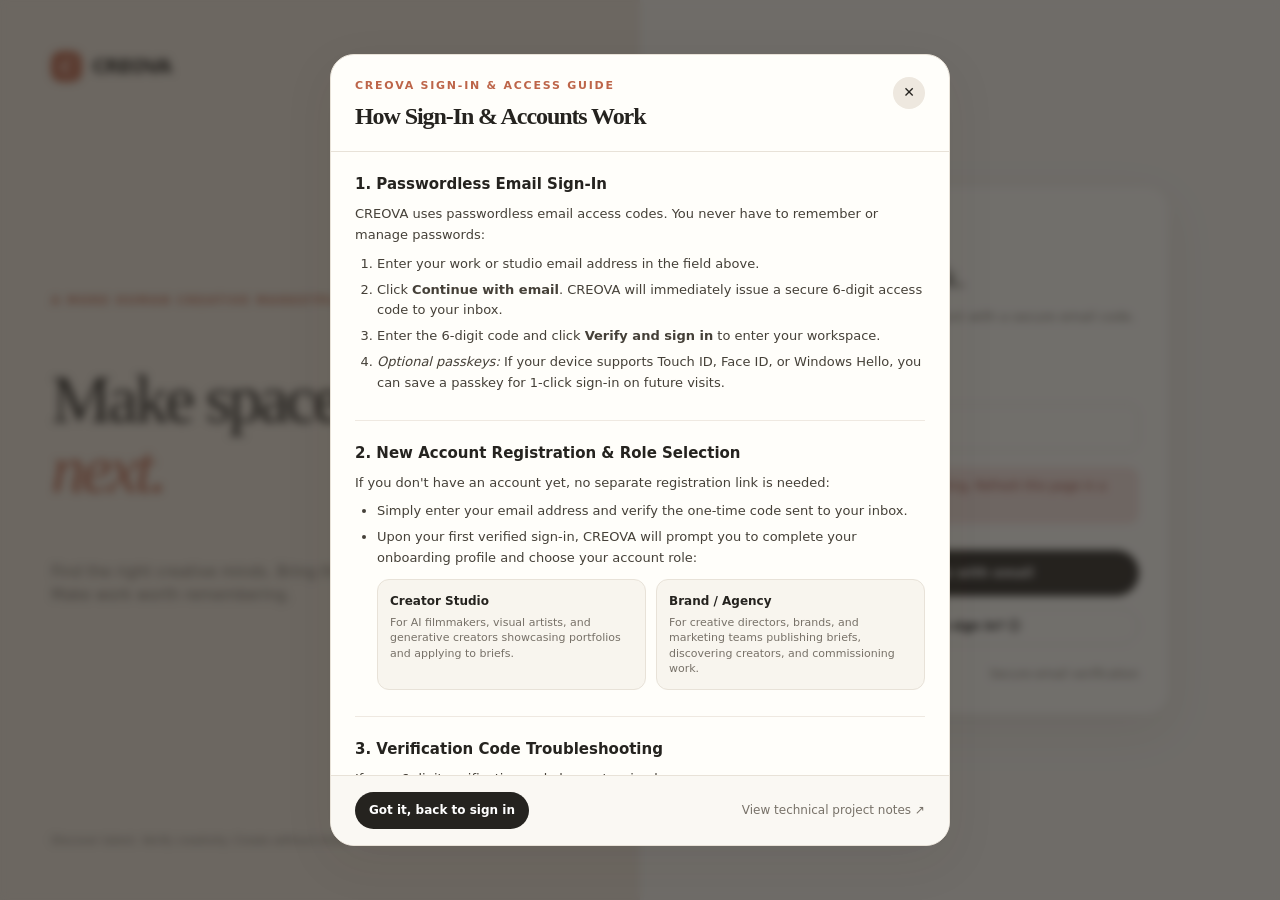
<file: login.html>
<!doctype html>
<html lang="en">
<head>
<meta charset="utf-8"><meta name="viewport" content="width=device-width,initial-scale=1">
<title>Sign in — CREOVA</title><link rel="stylesheet" href="/theme.css">
<style>
.login-wrap{min-height:100vh;display:grid;grid-template-columns:1fr 1fr}.login-side{padding:8%;display:flex;flex-direction:column;justify-content:space-between;background:#efe7dc}.login-side h1{font:500 clamp(42px,5.3vw,70px)/1.03 Georgia,serif;letter-spacing:-.05em;max-width:560px}.login-side h1 em{color:var(--accent)}.login-form-side{display:grid;place-items:center;padding:28px}.login-card{width:min(420px,100%);background:var(--surface);border:1px solid var(--line);border-radius:24px;padding:30px;box-shadow:var(--shadow)}.login-card h2{font:500 30px Georgia,serif;margin:13px 0 8px}.login-card p{font-size:13px;color:var(--muted)}.login-input{width:100%;margin:14px 0 4px;border:1px solid var(--line);border-radius:11px;padding:13px;background:#fffefa}.login-error{font-size:12px;color:#963c2d;background:#f7e4df;padding:10px;border-radius:10px;margin:12px 0}.login-submit{width:100%;margin-top:14px}.login-links{display:flex;justify-content:space-between;align-items:center;font-size:12px;margin-top:20px;color:var(--muted)}@media(max-width:760px){.login-wrap{grid-template-columns:1fr}.login-side{min-height:220px;padding:28px}.login-side h1{font-size:38px}.login-form-side{padding:20px}.login-card{padding:24px}}
</style>
</head>
<body>
<div class="login-wrap">
  <section class="login-side">
    <a class="wordmark" href="/"><span class="mark">C</span> CREOVA</a>
    <div><div class="eyebrow">A more human creative marketplace</div><h1>Make space for <em>what's next.</em></h1><p class="muted" style="max-width:400px">Find the right creative minds. Bring the right brief. Make work worth remembering.</p></div>
    <div class="muted" style="font-size:11px">Discover talent. Verify creativity. Create without limits.</div>
  </section>
  <section class="login-form-side">
    <div class="login-card">
      <a class="wordmark" href="/"><span class="mark">C</span> CREOVA</a>
      <h2 id="title">Welcome back.</h2><p id="desc">Sign in or create an account with a secure email code. No password needed.</p>
      <form id="login-form">
        <label class="field"><span id="email-label">Email address</span><input class="login-input" id="email" type="email" autocomplete="username webauthn" placeholder="you@studio.com" required></label>
        <div id="code-wrap" hidden><label class="field"><span>6-digit verification code</span><input class="login-input" id="code" inputmode="numeric" autocomplete="one-time-code" pattern="[0-9]{6}" maxlength="6" placeholder="000000"></label></div>
        <div id="error" class="login-error" hidden></div>
        <button class="btn btn-primary login-submit" id="submit" type="submit">Continue with email</button>
      </form>
      <button class="btn btn-soft btn-small" id="help-btn" type="button" style="width:100%;margin-top:12px">How to sign in? ⓘ</button>
      <div id="passkey-offer" hidden><div class="notice success">Make your next sign-in faster with a passkey on this device.</div><button class="btn btn-soft" id="add-passkey" type="button">Add a passkey</button><button class="btn btn-soft" id="skip-passkey" type="button">Not now</button></div>
      <div class="login-links"><a href="/#/home">← Back to CREOVA</a><span>Secure email verification</span></div>
    </div>
  </section>
</div>

<!-- Accessible Login Help Modal -->
<div id="help-modal" class="help-backdrop" hidden>
  <div class="help-panel" role="dialog" aria-modal="true" aria-labelledby="help-title">
    <div class="help-header">
      <div>
        <div class="eyebrow">CREOVA Sign-In & Access Guide</div>
        <h2 id="help-title" class="serif" style="margin:4px 0 0;font-size:24px">How Sign-In & Accounts Work</h2>
      </div>
      <button type="button" class="help-close" id="help-close" aria-label="Close help guide">✕</button>
    </div>

    <div class="help-content">
      <section class="help-section">
        <h3>1. Passwordless Email Sign-In</h3>
        <p>CREOVA uses passwordless email access codes. You never have to remember or manage passwords:</p>
        <ol>
          <li>Enter your work or studio email address in the field above.</li>
          <li>Click <strong>Continue with email</strong>. CREOVA will immediately issue a secure 6-digit access code to your inbox.</li>
          <li>Enter the 6-digit code and click <strong>Verify and sign in</strong> to enter your workspace.</li>
          <li><em>Optional passkeys:</em> If your device supports Touch ID, Face ID, or Windows Hello, you can save a passkey for 1-click sign-in on future visits.</li>
        </ol>
      </section>

      <section class="help-section">
        <h3>2. New Account Registration & Role Selection</h3>
        <p>If you don't have an account yet, no separate registration link is needed:</p>
        <ul>
          <li>Simply enter your email address and verify the one-time code sent to your inbox.</li>
          <li>Upon your first verified sign-in, CREOVA will prompt you to complete your onboarding profile and choose your account role:
            <div class="help-roles">
              <div class="help-role-card">
                <strong>Creator Studio</strong>
                <span>For AI filmmakers, visual artists, and generative creators showcasing portfolios and applying to briefs.</span>
              </div>
              <div class="help-role-card">
                <strong>Brand / Agency</strong>
                <span>For creative directors, brands, and marketing teams publishing briefs, discovering creators, and commissioning work.</span>
              </div>
            </div>
          </li>
        </ul>
      </section>

      <section class="help-section">
        <h3>3. Verification Code Troubleshooting</h3>
        <p>If your 6-digit verification code has not arrived:</p>
        <ul>
          <li><strong>Check Spam/Junk:</strong> Occasionally verification emails are routed to promotional or spam folders.</li>
          <li><strong>Check email spelling:</strong> Make sure there are no typos in the email address you entered.</li>
          <li><strong>Code expiration:</strong> Verification codes expire after a short security window. If your code expired or fails, click <em>← Change email</em> or refresh the page to request a fresh code.</li>
        </ul>
      </section>

      <section class="help-section">
        <h3>4. Automatic Role-Based Dashboard Navigation</h3>
        <p>Once authenticated, CREOVA automatically redirects you to your dedicated workspace based on your profile role:</p>
        <ul>
          <li><strong>Creators</strong> reach their <em>Creator Studio</em> (Portfolio Studio, Document Deliverables, Opportunities, Proposals, Engagements, and Verification).</li>
          <li><strong>Brands and Agencies</strong> reach their <em>Campaign Workspace</em> (Brief Management, Creator Discovery, Saved Shortlist, Incoming Proposals, and Deliverables Review).</li>
        </ul>
      </section>

      <section class="help-section">
        <h3>5. Demonstration Profiles & Public Browsing</h3>
        <div class="help-demo-box">
          <p><strong>Demonstration Fixture Data:</strong> The platform database includes seeded fixture profiles for public browsing and preview:</p>
          <ul style="margin:8px 0;padding-left:20px;font-size:12px">
            <li><strong>Creators:</strong> Mira Solanki (<code>demo-creator-01</code>), Theo Laurent (<code>demo-creator-02</code>), Anika Rao (<code>demo-creator-03</code>)</li>
            <li><strong>Brands:</strong> Studio Saffron (<code>demo-brand-01</code>), Still Form Studio (<code>demo-brand-02</code>)</li>
          </ul>
          <p style="font-size:12px;margin:6px 0 0;color:var(--muted)"><em>Note:</em> As documented in the project specifications, demonstration profiles are public directory showcase fixtures and do not have live email inboxes. To test live interactive actions (submitting proposals, uploading media, managing engagements), enter your own valid email address to receive real login codes.</p>
        </div>
      </section>

      <section class="help-section">
        <h3>6. Administrator Access</h3>
        <p>Platform administrators sign in through this same secure email-code interface using their authorized account. Server-side role authorization automatically enforces admin privileges for verification evidence reviews. There is no public admin bypass or insecure backdoor.</p>
      </section>
    </div>

    <div class="help-foot">
      <button type="button" class="btn btn-primary btn-small" id="help-close-bottom">Got it, back to sign in</button>
      <a href="/project-notes.html" class="muted" style="font-size:12px">View technical project notes ↗</a>
    </div>
  </div>
</div>

<style>
.help-backdrop{position:fixed;inset:0;background:rgba(37,35,31,.65);backdrop-filter:blur(4px);z-index:999;display:grid;place-items:center;padding:20px;animation:helpFade .2s ease}
.help-panel{background:var(--surface);width:min(620px,100%);max-height:88vh;display:flex;flex-direction:column;border-radius:24px;border:1px solid var(--line);box-shadow:var(--shadow);overflow:hidden;animation:helpSlide .25s cubic-bezier(.16,1,.3,1)}
.help-header{display:flex;justify-content:space-between;align-items:start;padding:22px 24px 16px;border-bottom:1px solid var(--line)}
.help-close{border:0;background:#eee8df;border-radius:999px;width:32px;height:32px;display:grid;place-items:center;color:var(--ink);font-size:14px;cursor:pointer;transition:background .15s}
.help-close:hover{background:#dfd7cb}
.help-content{padding:20px 24px;overflow-y:auto;font-size:13px;line-height:1.6;color:#454038}
.help-section{margin-bottom:20px;padding-bottom:16px;border-bottom:1px solid rgba(232,226,216,.7)}
.help-section:last-child{margin-bottom:0;padding-bottom:0;border-bottom:0}
.help-section h3{font-size:15px;color:var(--ink);margin:0 0 8px;font-weight:700}
.help-section p{margin:0 0 8px}
.help-section ol,.help-section ul{margin:6px 0 10px;padding-left:22px}
.help-section li{margin-bottom:5px}
.help-roles{display:grid;grid-template-columns:1fr 1fr;gap:10px;margin-top:10px}
.help-role-card{background:#f8f5ee;border:1px solid var(--line);border-radius:12px;padding:12px}
.help-role-card strong{display:block;font-size:12px;color:var(--ink);margin-bottom:4px}
.help-role-card span{display:block;font-size:11px;color:var(--muted);line-height:1.4}
.help-demo-box{background:#f5efe6;border:1px solid #ebd9c8;border-radius:14px;padding:14px}
.help-foot{display:flex;justify-content:space-between;align-items:center;padding:16px 24px;border-top:1px solid var(--line);background:#faf8f3}
@keyframes helpFade{from{opacity:0}to{opacity:1}}
@keyframes helpSlide{from{transform:translateY(12px) scale(.98)}to{transform:translateY(0) scale(1)}}
@media(max-width:600px){.help-roles{grid-template-columns:1fr}.help-panel{max-height:92vh;border-radius:18px}.help-header,.help-content,.help-foot{padding-inline:18px}}
</style>

<script>
(function(){
  const A=window.hatchable&&window.hatchable.auth;
  const form=document.getElementById('login-form'),email=document.getElementById('email'),code=document.getElementById('code');
  const codeWrap=document.getElementById('code-wrap'),btn=document.getElementById('submit'),err=document.getElementById('error');
  const offer=document.getElementById('passkey-offer');let step='email',hasPasskey=false,user=null;
  const helpBtn=document.getElementById('help-btn'),helpModal=document.getElementById('help-modal'),helpClose=document.getElementById('help-close'),helpCloseBottom=document.getElementById('help-close-bottom');

  function openHelp(){if(helpModal){helpModal.hidden=false;document.body.style.overflow='hidden';helpClose.focus();}}
  function closeHelp(){if(helpModal){helpModal.hidden=true;document.body.style.overflow='';if(helpBtn)helpBtn.focus();}}
  if(helpBtn) helpBtn.addEventListener('click',openHelp);
  if(helpClose) helpClose.addEventListener('click',closeHelp);
  if(helpCloseBottom) helpCloseBottom.addEventListener('click',closeHelp);
  if(helpModal) helpModal.addEventListener('click',e=>{if(e.target===helpModal) closeHelp();});
  window.addEventListener('keydown',e=>{if(e.key==='Escape'&&helpModal&&!helpModal.hidden) closeHelp();});

  const params=new URLSearchParams(location.search);
  let next=params.get('next')||'/#/dashboard';
  if(next==='/app'||next==='/app/'||next==='app'||next.includes('login')) next='/#/dashboard';
  else if(!next.startsWith('/#')) {
    next = next.startsWith('/') ? '/#' + next : '/#/' + next;
  }
  function showError(e){err.hidden=false;err.textContent=(e&&e.message)||'Something went wrong. Please try again.';}
  async function init(){if(!A){showError({message:'Sign-in service is still starting. Refresh this page in a moment.'});return;}try{const s=await A.getSession();if(s&&s.user){location.href=next;return;}if(A.supportsPasskeys())email.setAttribute('autocomplete','username webauthn');}catch(e){}}
  form.addEventListener('submit',async e=>{e.preventDefault();err.hidden=true;btn.disabled=true;
    try{if(!A)throw new Error('Sign-in service is unavailable.');
      if(step==='email'){
        const r=await A.startLogin({email:email.value.trim()});hasPasskey=!!r.has_passkey;
        if(hasPasskey&&A.supportsPasskeys()){try{const pass=await A.signInWithPasskey({email:email.value.trim()});user=pass.user;location.href=next;return;}catch(e){}}
        step='code';codeWrap.hidden=false;code.required=true;document.getElementById('title').textContent='Check your inbox.';document.getElementById('desc').textContent='We sent a six-digit sign-in code to '+email.value.trim()+'. Enter it below to continue.';btn.textContent='Verify and sign in';code.focus();
      }else{
        const result=await A.verifyCode({email:email.value.trim(),code:code.value.trim()});user=result.user;
        if(!hasPasskey&&A.supportsPasskeys()&&localStorage.getItem('creova_passkey_offer_declined')!=='1'){form.hidden=true;offer.hidden=false;}else location.href=next;
      }
    }catch(e){showError(e);}finally{btn.disabled=false;}
  });
  document.getElementById('add-passkey').addEventListener('click',async()=>{try{const saved=await A.registerPasskey({name:'CREOVA on this device'});if(!saved)localStorage.setItem('creova_passkey_offer_declined','1');}catch(e){localStorage.setItem('creova_passkey_offer_declined','1');}location.href=next;});
  document.getElementById('skip-passkey').addEventListener('click',()=>{localStorage.setItem('creova_passkey_offer_declined','1');location.href=next;});
  init();
})();
</script>
</body></html>
</file>
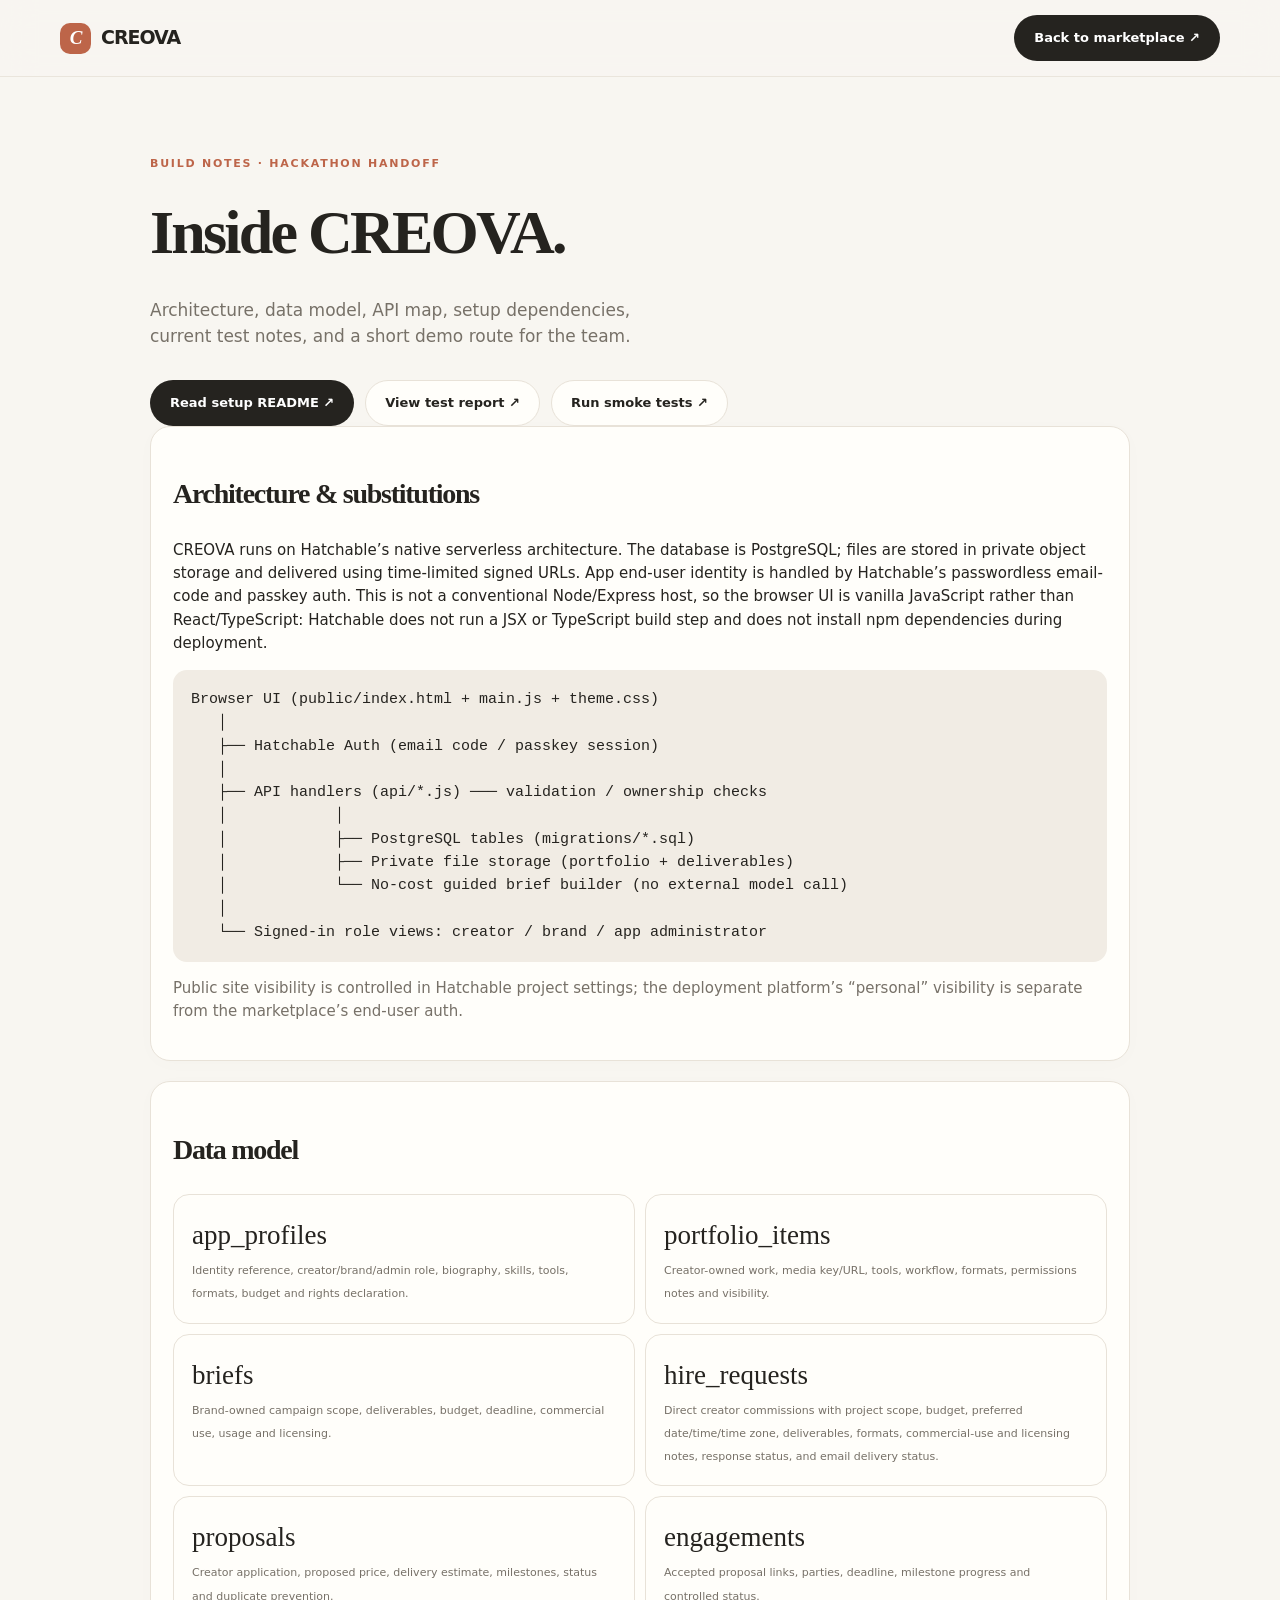
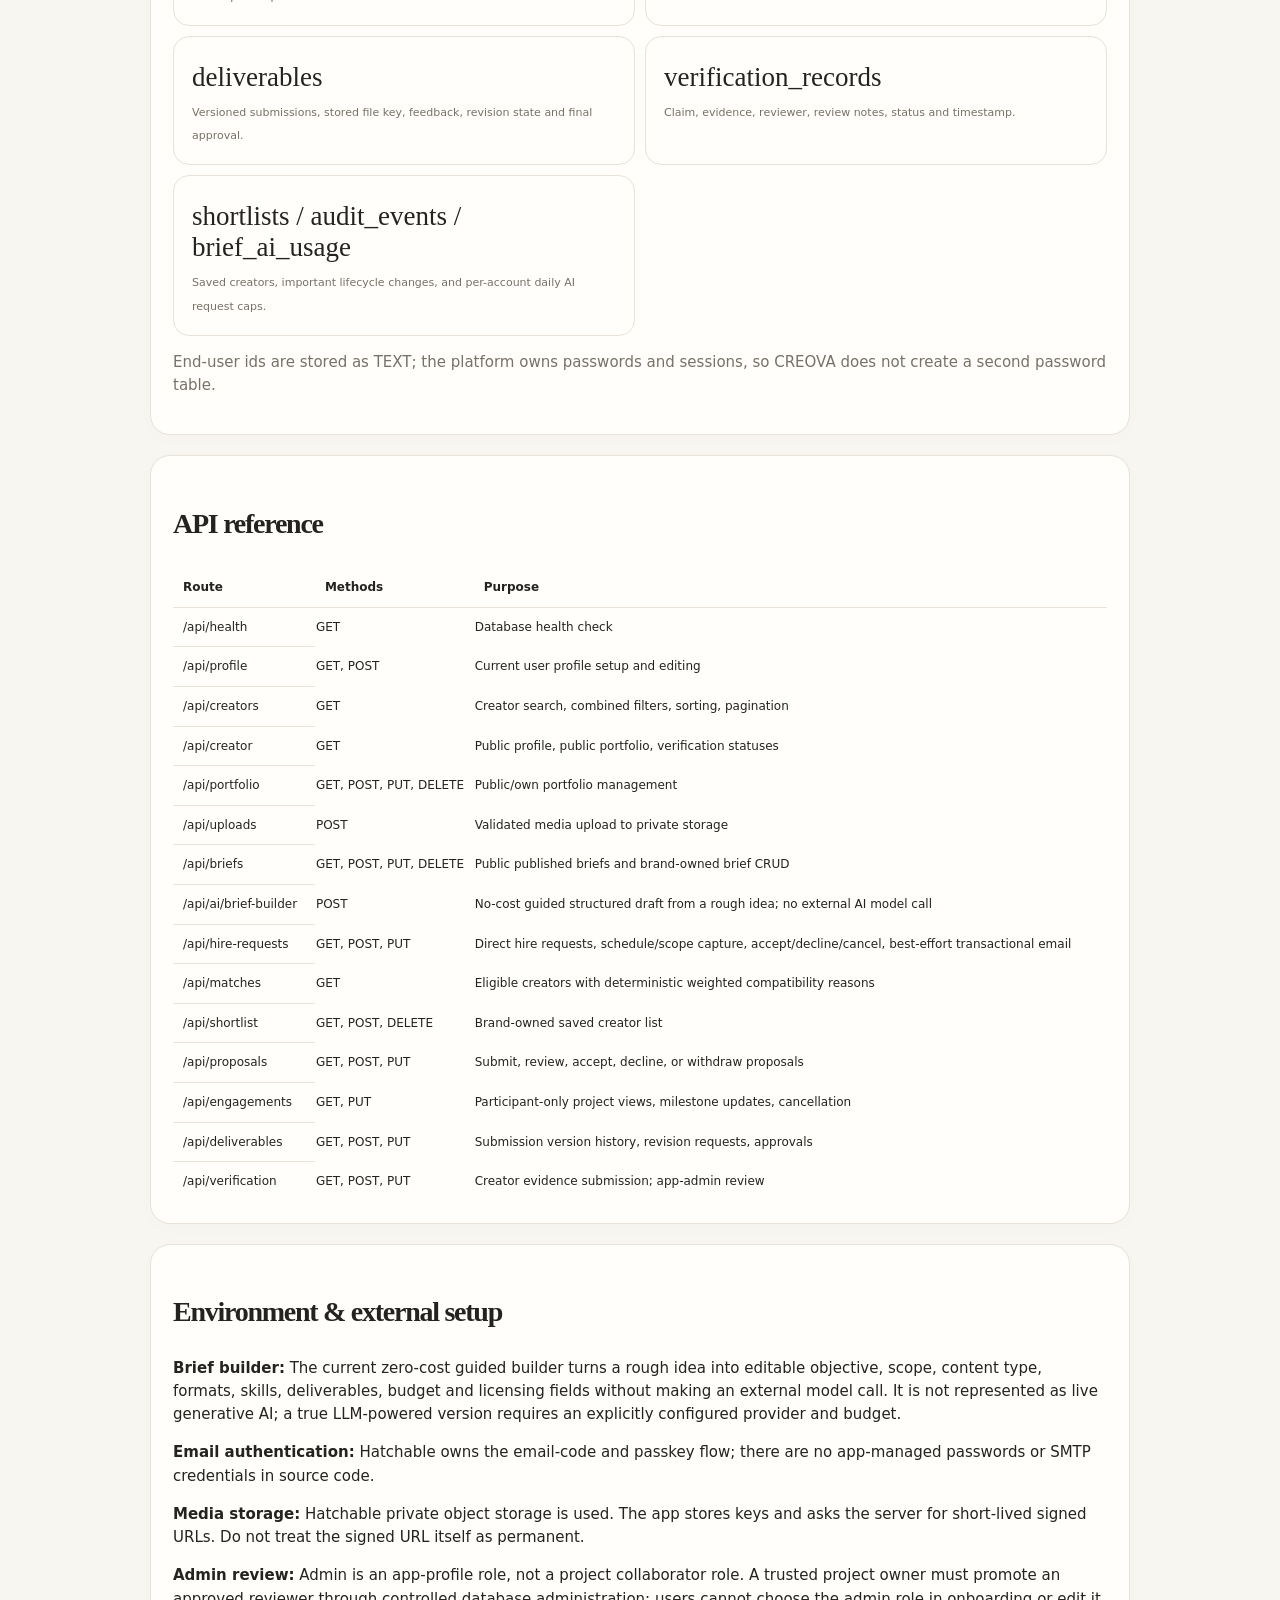
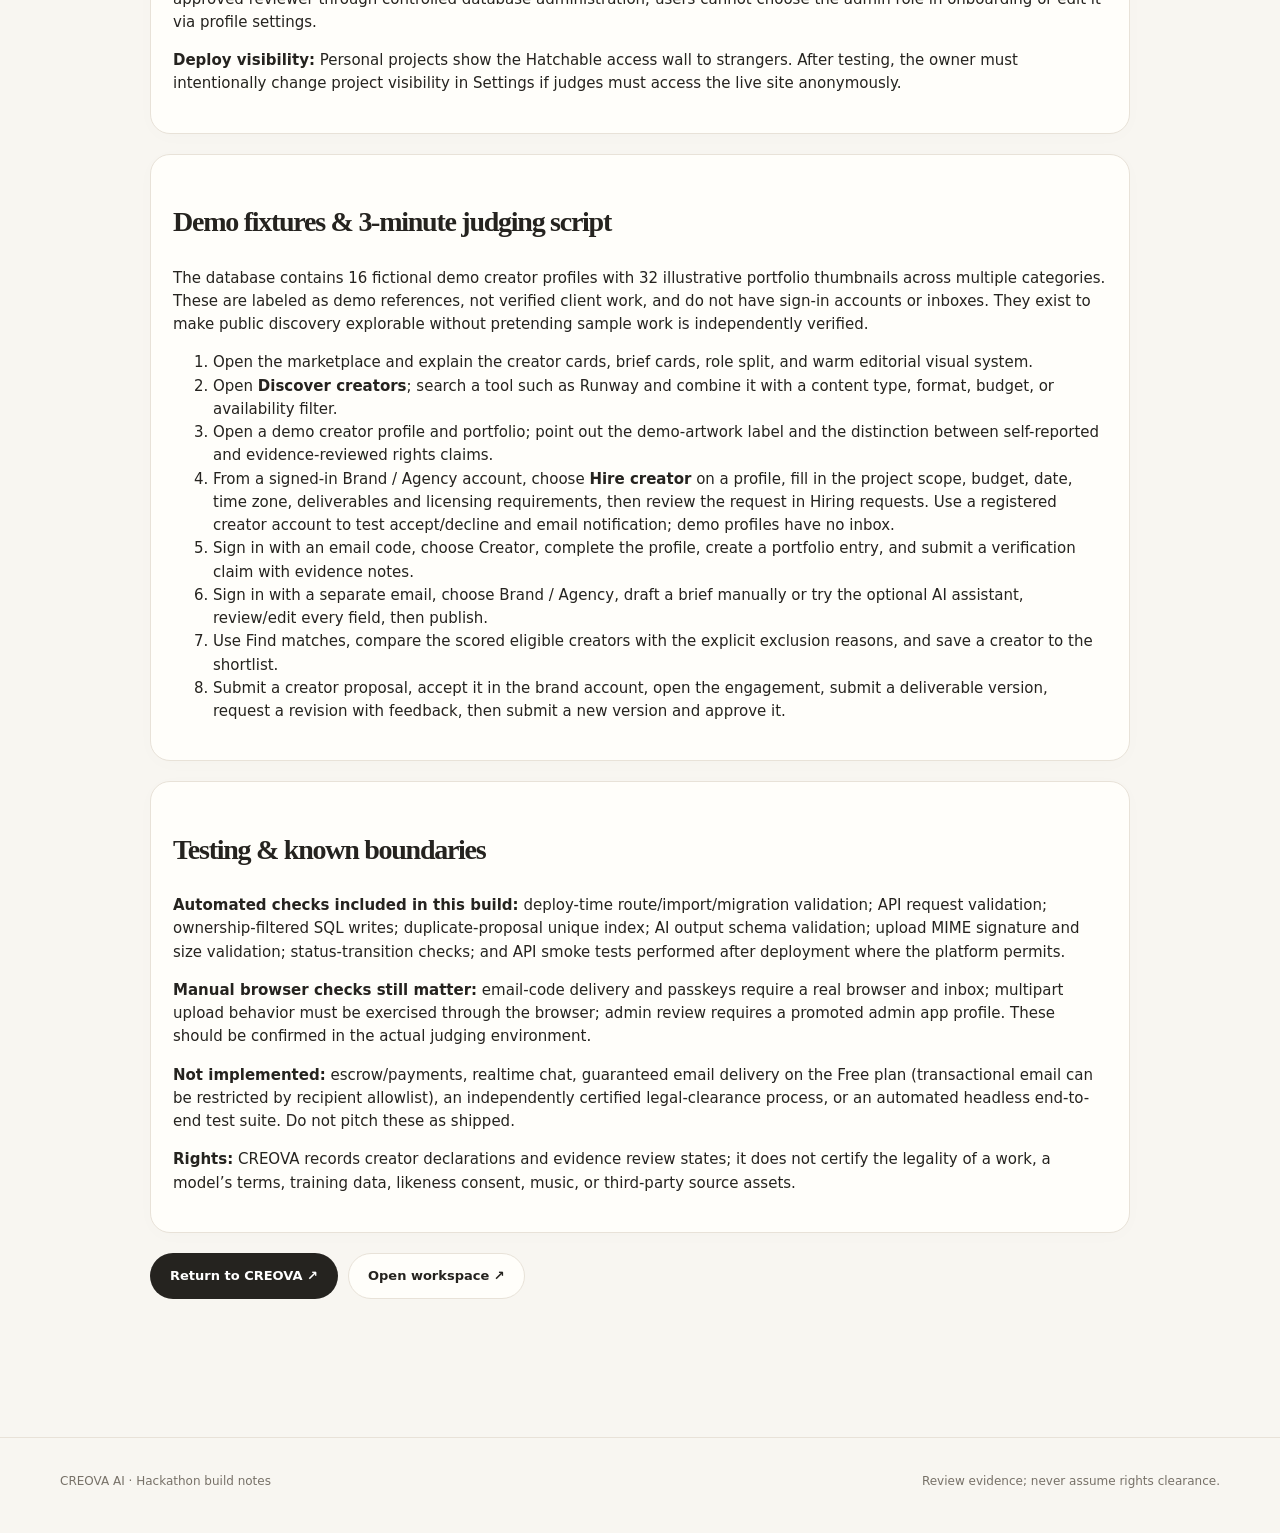
<file: project-notes.html>
<!doctype html>
<html lang="en"><head><meta charset="utf-8"><meta name="viewport" content="width=device-width,initial-scale=1"><title>Project notes — CREOVA</title><link rel="stylesheet" href="/theme.css"></head>
<body><header class="header"><div class="container nav"><a class="wordmark" href="/"><span class="mark">C</span> CREOVA</a><a class="btn btn-primary" href="/">Back to marketplace ↗</a></div></header>
<main class="container section" style="max-width:980px"><div class="eyebrow">Build notes · Hackathon handoff</div><h1 class="serif" style="font-size:clamp(38px,6vw,62px);margin:12px 0">Inside CREOVA.</h1><p class="hero-copy">Architecture, data model, API map, setup dependencies, current test notes, and a short demo route for the team.</p><div class="hero-actions"><a class="btn btn-primary" href="/readme.html">Read setup README ↗</a><a class="btn btn-soft" href="/test-report.html">View test report ↗</a><a class="btn btn-soft" href="/smoke-tests.html">Run smoke tests ↗</a></div>
<section class="panel"><h2 class="serif" style="font-size:28px">Architecture & substitutions</h2><p>CREOVA runs on Hatchable’s native serverless architecture. The database is PostgreSQL; files are stored in private object storage and delivered using time-limited signed URLs. App end-user identity is handled by Hatchable’s passwordless email-code and passkey auth. This is not a conventional Node/Express host, so the browser UI is vanilla JavaScript rather than React/TypeScript: Hatchable does not run a JSX or TypeScript build step and does not install npm dependencies during deployment.</p><pre style="white-space:pre-wrap;background:#f1ece4;padding:18px;border-radius:14px;overflow:auto">Browser UI (public/index.html + main.js + theme.css)
   │
   ├── Hatchable Auth (email code / passkey session)
   │
   ├── API handlers (api/*.js) ─── validation / ownership checks
   │            │
   │            ├── PostgreSQL tables (migrations/*.sql)
   │            ├── Private file storage (portfolio + deliverables)
   │            └── No-cost guided brief builder (no external model call)
   │
   └── Signed-in role views: creator / brand / app administrator</pre><p class="muted">Public site visibility is controlled in Hatchable project settings; the deployment platform’s “personal” visibility is separate from the marketplace’s end-user auth.</p></section>
<section class="panel"><h2 class="serif" style="font-size:28px">Data model</h2><div class="grid" style="display:grid;grid-template-columns:repeat(2,minmax(0,1fr));gap:10px"><div class="metric"><strong>app_profiles</strong><span>Identity reference, creator/brand/admin role, biography, skills, tools, formats, budget and rights declaration.</span></div><div class="metric"><strong>portfolio_items</strong><span>Creator-owned work, media key/URL, tools, workflow, formats, permissions notes and visibility.</span></div><div class="metric"><strong>briefs</strong><span>Brand-owned campaign scope, deliverables, budget, deadline, commercial use, usage and licensing.</span></div><div class="metric"><strong>hire_requests</strong><span>Direct creator commissions with project scope, budget, preferred date/time/time zone, deliverables, formats, commercial-use and licensing notes, response status, and email delivery status.</span></div><div class="metric"><strong>proposals</strong><span>Creator application, proposed price, delivery estimate, milestones, status and duplicate prevention.</span></div><div class="metric"><strong>engagements</strong><span>Accepted proposal links, parties, deadline, milestone progress and controlled status.</span></div><div class="metric"><strong>deliverables</strong><span>Versioned submissions, stored file key, feedback, revision state and final approval.</span></div><div class="metric"><strong>verification_records</strong><span>Claim, evidence, reviewer, review notes, status and timestamp.</span></div><div class="metric"><strong>shortlists / audit_events / brief_ai_usage</strong><span>Saved creators, important lifecycle changes, and per-account daily AI request caps.</span></div></div><p class="muted">End-user ids are stored as TEXT; the platform owns passwords and sessions, so CREOVA does not create a second password table.</p></section>
<section class="panel"><h2 class="serif" style="font-size:28px">API reference</h2><div style="overflow:auto"><table style="width:100%;border-collapse:collapse;font-size:12px"><thead><tr><th style="text-align:left;border-bottom:1px solid var(--line);padding:10px">Route</th><th style="text-align:left;border-bottom:1px solid var(--line);padding:10px">Methods</th><th style="text-align:left;border-bottom:1px solid var(--line);padding:10px">Purpose</th></tr></thead><tbody>
<tr><td style="padding:10px;border-bottom:1px solid var(--line)">/api/health</td><td>GET</td><td>Database health check</td></tr>
<tr><td style="padding:10px;border-bottom:1px solid var(--line)">/api/profile</td><td>GET, POST</td><td>Current user profile setup and editing</td></tr>
<tr><td style="padding:10px;border-bottom:1px solid var(--line)">/api/creators</td><td>GET</td><td>Creator search, combined filters, sorting, pagination</td></tr>
<tr><td style="padding:10px;border-bottom:1px solid var(--line)">/api/creator</td><td>GET</td><td>Public profile, public portfolio, verification statuses</td></tr>
<tr><td style="padding:10px;border-bottom:1px solid var(--line)">/api/portfolio</td><td>GET, POST, PUT, DELETE</td><td>Public/own portfolio management</td></tr>
<tr><td style="padding:10px;border-bottom:1px solid var(--line)">/api/uploads</td><td>POST</td><td>Validated media upload to private storage</td></tr>
<tr><td style="padding:10px;border-bottom:1px solid var(--line)">/api/briefs</td><td>GET, POST, PUT, DELETE</td><td>Public published briefs and brand-owned brief CRUD</td></tr>
<tr><td style="padding:10px;border-bottom:1px solid var(--line)">/api/ai/brief-builder</td><td>POST</td><td>No-cost guided structured draft from a rough idea; no external AI model call</td></tr>
<tr><td style="padding:10px;border-bottom:1px solid var(--line)">/api/hire-requests</td><td>GET, POST, PUT</td><td>Direct hire requests, schedule/scope capture, accept/decline/cancel, best-effort transactional email</td></tr>
<tr><td style="padding:10px;border-bottom:1px solid var(--line)">/api/matches</td><td>GET</td><td>Eligible creators with deterministic weighted compatibility reasons</td></tr>
<tr><td style="padding:10px;border-bottom:1px solid var(--line)">/api/shortlist</td><td>GET, POST, DELETE</td><td>Brand-owned saved creator list</td></tr>
<tr><td style="padding:10px;border-bottom:1px solid var(--line)">/api/proposals</td><td>GET, POST, PUT</td><td>Submit, review, accept, decline, or withdraw proposals</td></tr>
<tr><td style="padding:10px;border-bottom:1px solid var(--line)">/api/engagements</td><td>GET, PUT</td><td>Participant-only project views, milestone updates, cancellation</td></tr>
<tr><td style="padding:10px;border-bottom:1px solid var(--line)">/api/deliverables</td><td>GET, POST, PUT</td><td>Submission version history, revision requests, approvals</td></tr>
<tr><td style="padding:10px">/api/verification</td><td>GET, POST, PUT</td><td>Creator evidence submission; app-admin review</td></tr>
</tbody></table></div></section>
<section class="panel"><h2 class="serif" style="font-size:28px">Environment & external setup</h2><p><strong>Brief builder:</strong> The current zero-cost guided builder turns a rough idea into editable objective, scope, content type, formats, skills, deliverables, budget and licensing fields without making an external model call. It is not represented as live generative AI; a true LLM-powered version requires an explicitly configured provider and budget.</p><p><strong>Email authentication:</strong> Hatchable owns the email-code and passkey flow; there are no app-managed passwords or SMTP credentials in source code.</p><p><strong>Media storage:</strong> Hatchable private object storage is used. The app stores keys and asks the server for short-lived signed URLs. Do not treat the signed URL itself as permanent.</p><p><strong>Admin review:</strong> Admin is an app-profile role, not a project collaborator role. A trusted project owner must promote an approved reviewer through controlled database administration; users cannot choose the admin role in onboarding or edit it via profile settings.</p><p><strong>Deploy visibility:</strong> Personal projects show the Hatchable access wall to strangers. After testing, the owner must intentionally change project visibility in Settings if judges must access the live site anonymously.</p></section>
<section class="panel"><h2 class="serif" style="font-size:28px">Demo fixtures & 3-minute judging script</h2><p>The database contains 16 fictional demo creator profiles with 32 illustrative portfolio thumbnails across multiple categories. These are labeled as demo references, not verified client work, and do not have sign-in accounts or inboxes. They exist to make public discovery explorable without pretending sample work is independently verified.</p><ol><li>Open the marketplace and explain the creator cards, brief cards, role split, and warm editorial visual system.</li><li>Open <strong>Discover creators</strong>; search a tool such as Runway and combine it with a content type, format, budget, or availability filter.</li><li>Open a demo creator profile and portfolio; point out the demo-artwork label and the distinction between self-reported and evidence-reviewed rights claims.</li>
<li>From a signed-in Brand / Agency account, choose <strong>Hire creator</strong> on a profile, fill in the project scope, budget, date, time zone, deliverables and licensing requirements, then review the request in Hiring requests. Use a registered creator account to test accept/decline and email notification; demo profiles have no inbox.</li><li>Sign in with an email code, choose Creator, complete the profile, create a portfolio entry, and submit a verification claim with evidence notes.</li><li>Sign in with a separate email, choose Brand / Agency, draft a brief manually or try the optional AI assistant, review/edit every field, then publish.</li><li>Use Find matches, compare the scored eligible creators with the explicit exclusion reasons, and save a creator to the shortlist.</li><li>Submit a creator proposal, accept it in the brand account, open the engagement, submit a deliverable version, request a revision with feedback, then submit a new version and approve it.</li></ol></section>
<section class="panel"><h2 class="serif" style="font-size:28px">Testing & known boundaries</h2><p><strong>Automated checks included in this build:</strong> deploy-time route/import/migration validation; API request validation; ownership-filtered SQL writes; duplicate-proposal unique index; AI output schema validation; upload MIME signature and size validation; status-transition checks; and API smoke tests performed after deployment where the platform permits.</p><p><strong>Manual browser checks still matter:</strong> email-code delivery and passkeys require a real browser and inbox; multipart upload behavior must be exercised through the browser; admin review requires a promoted admin app profile. These should be confirmed in the actual judging environment.</p><p><strong>Not implemented:</strong> escrow/payments, realtime chat, guaranteed email delivery on the Free plan (transactional email can be restricted by recipient allowlist), an independently certified legal-clearance process, or an automated headless end-to-end test suite. Do not pitch these as shipped.</p><p><strong>Rights:</strong> CREOVA records creator declarations and evidence review states; it does not certify the legality of a work, a model’s terms, training data, likeness consent, music, or third-party source assets.</p></section>
<div class="form-actions" style="justify-content:flex-start"><a class="btn btn-primary" href="/">Return to CREOVA ↗</a><a class="btn btn-soft" href="/app">Open workspace ↗</a></div></main><footer class="footer"><div class="container footer-inner"><span>CREOVA AI · Hackathon build notes</span><span>Review evidence; never assume rights clearance.</span></div></footer></body></html>
</file>
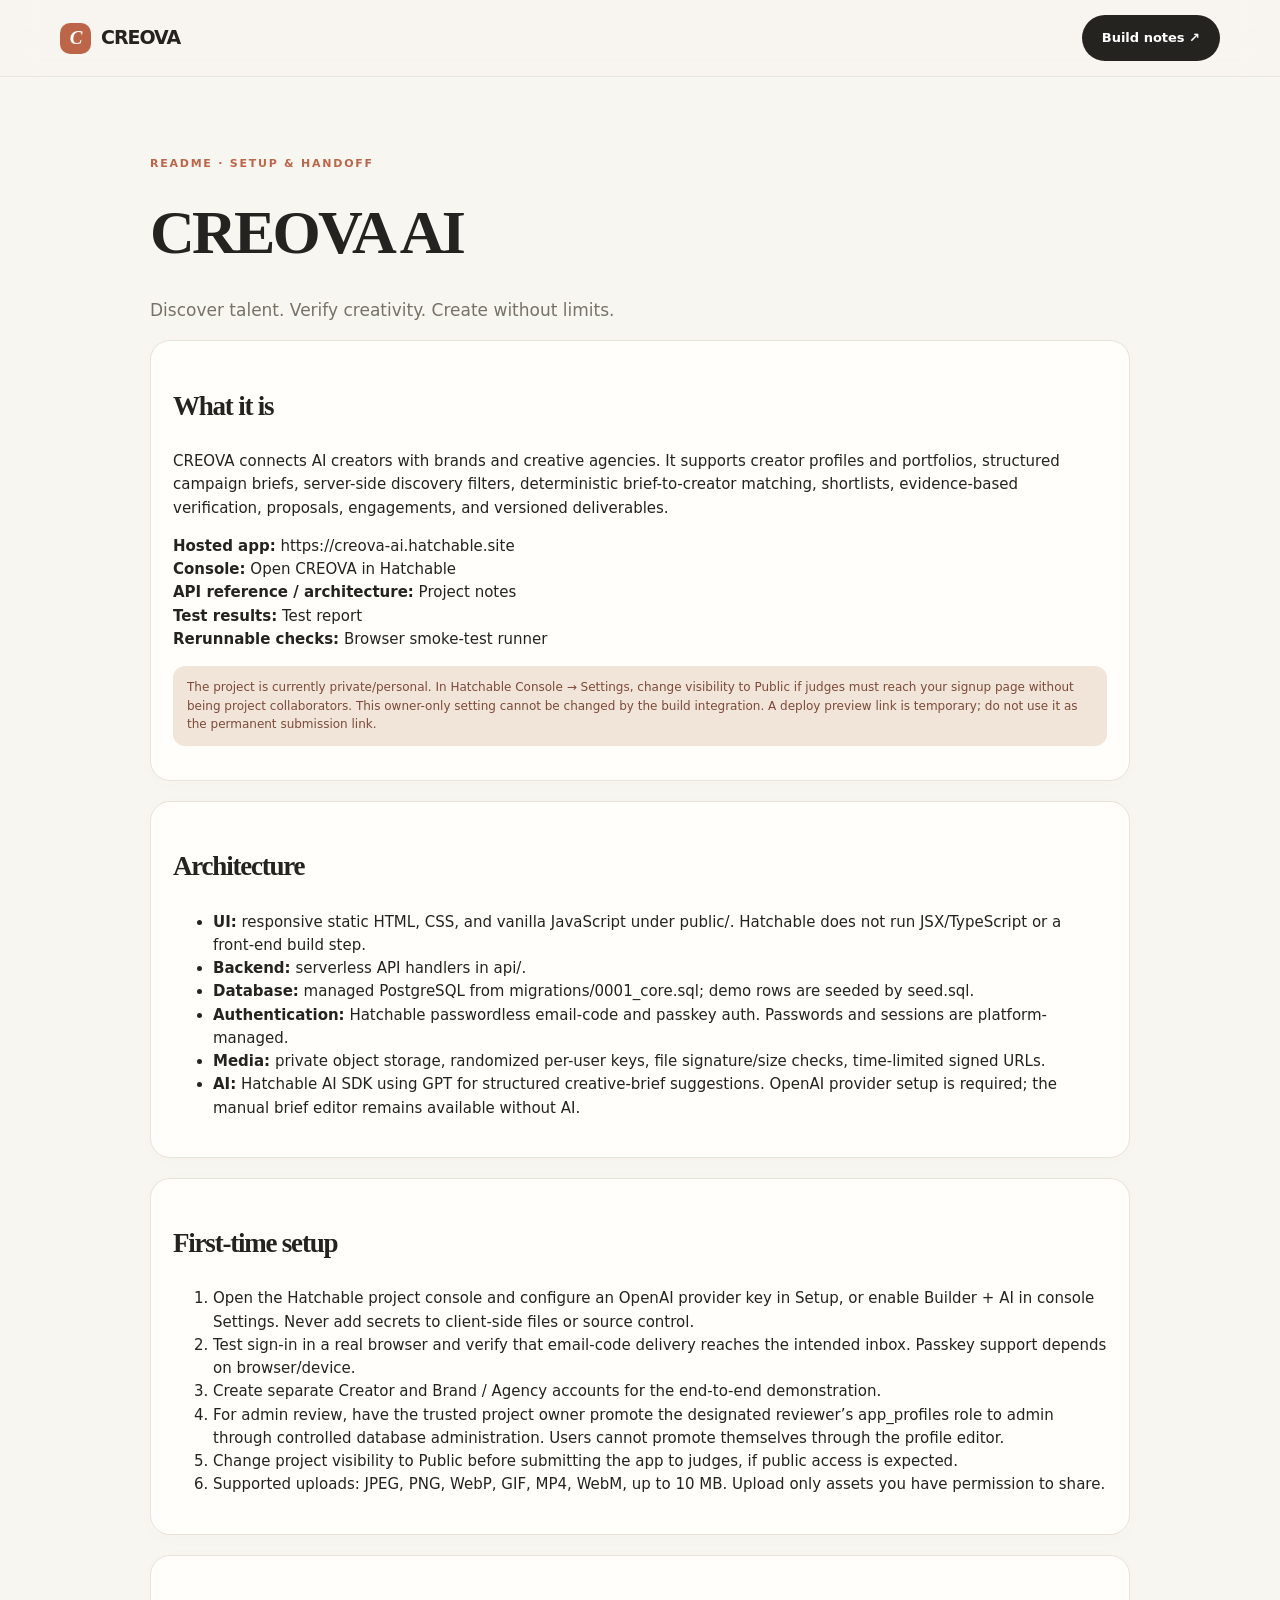
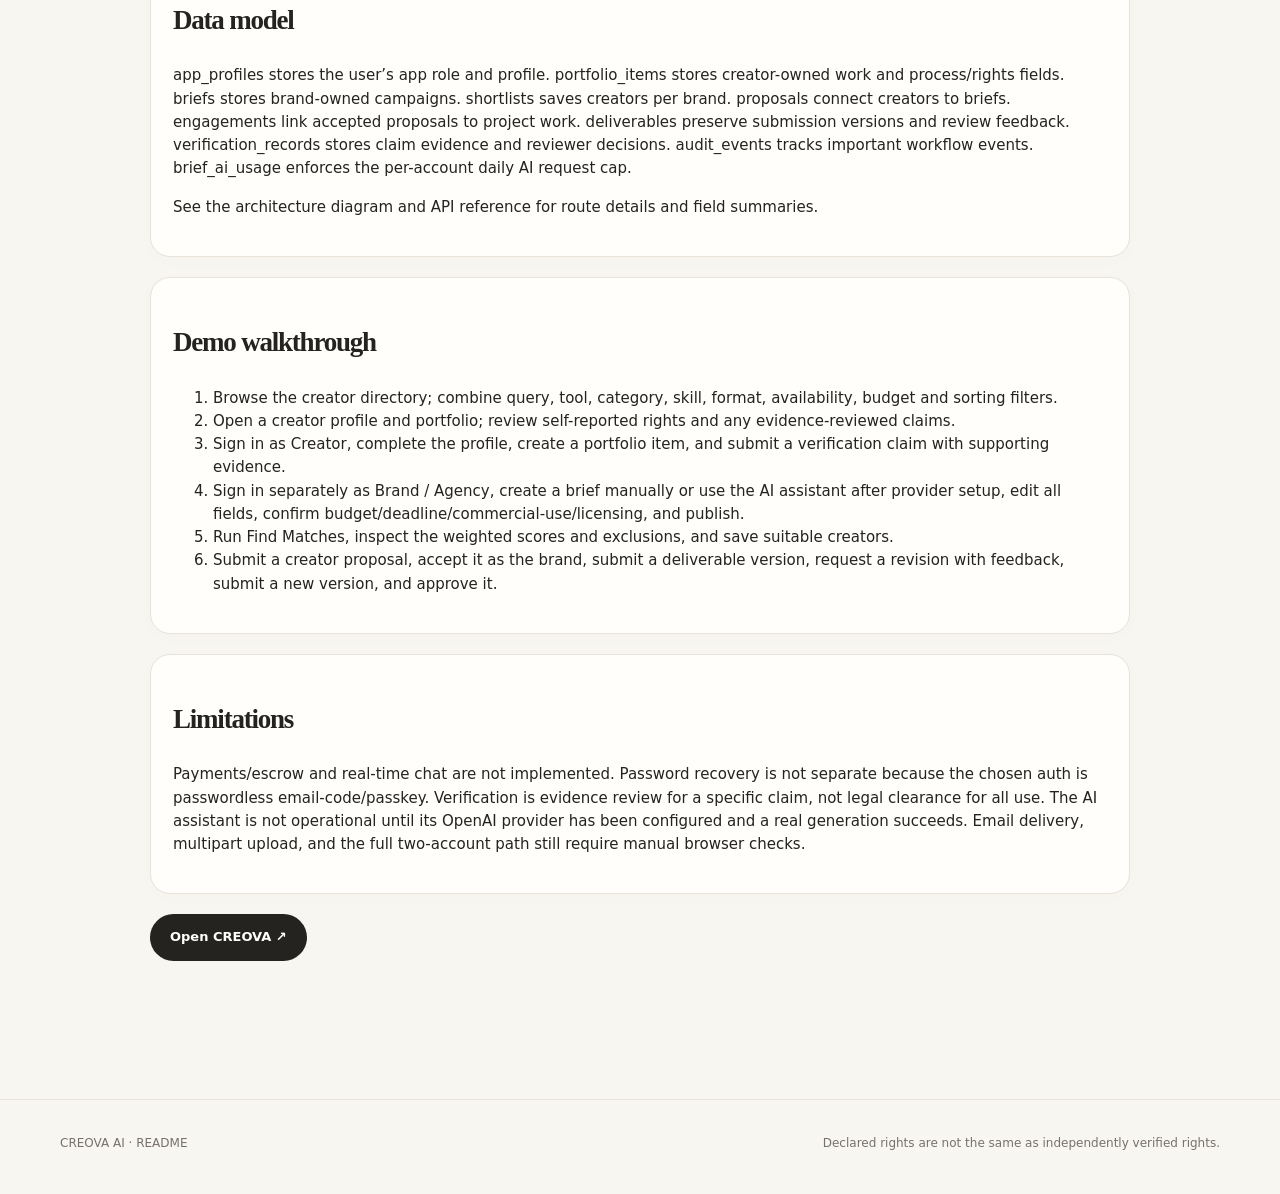
<file: readme.html>
<!doctype html>
<html lang="en"><head><meta charset="utf-8"><meta name="viewport" content="width=device-width,initial-scale=1"><title>CREOVA setup README</title><link rel="stylesheet" href="/theme.css"></head>
<body><header class="header"><div class="container nav"><a class="wordmark" href="/"><span class="mark">C</span> CREOVA</a><a class="btn btn-primary" href="/project-notes.html">Build notes ↗</a></div></header>
<main class="container section" style="max-width:980px"><div class="eyebrow">README · Setup & handoff</div><h1 class="serif" style="font-size:clamp(40px,6vw,62px);margin:12px 0">CREOVA AI</h1><p class="hero-copy">Discover talent. Verify creativity. Create without limits.</p>
<section class="panel"><h2 class="serif" style="font-size:27px">What it is</h2><p>CREOVA connects AI creators with brands and creative agencies. It supports creator profiles and portfolios, structured campaign briefs, server-side discovery filters, deterministic brief-to-creator matching, shortlists, evidence-based verification, proposals, engagements, and versioned deliverables.</p><p><strong>Hosted app:</strong> <a href="https://creova-ai.hatchable.site">https://creova-ai.hatchable.site</a><br><strong>Console:</strong> <a href="https://hatchable.com/console/projects/creova-ai">Open CREOVA in Hatchable</a><br><strong>API reference / architecture:</strong> <a href="/project-notes.html">Project notes</a><br><strong>Test results:</strong> <a href="/test-report.html">Test report</a><br><strong>Rerunnable checks:</strong> <a href="/smoke-tests.html">Browser smoke-test runner</a></p><div class="notice">The project is currently private/personal. In Hatchable Console → Settings, change visibility to Public if judges must reach your signup page without being project collaborators. This owner-only setting cannot be changed by the build integration. A deploy preview link is temporary; do not use it as the permanent submission link.</div></section>
<section class="panel"><h2 class="serif" style="font-size:27px">Architecture</h2><ul><li><strong>UI:</strong> responsive static HTML, CSS, and vanilla JavaScript under public/. Hatchable does not run JSX/TypeScript or a front-end build step.</li><li><strong>Backend:</strong> serverless API handlers in api/.</li><li><strong>Database:</strong> managed PostgreSQL from migrations/0001_core.sql; demo rows are seeded by seed.sql.</li><li><strong>Authentication:</strong> Hatchable passwordless email-code and passkey auth. Passwords and sessions are platform-managed.</li><li><strong>Media:</strong> private object storage, randomized per-user keys, file signature/size checks, time-limited signed URLs.</li><li><strong>AI:</strong> Hatchable AI SDK using GPT for structured creative-brief suggestions. OpenAI provider setup is required; the manual brief editor remains available without AI.</li></ul></section>
<section class="panel"><h2 class="serif" style="font-size:27px">First-time setup</h2><ol><li>Open the Hatchable project console and configure an OpenAI provider key in Setup, or enable Builder + AI in console Settings. Never add secrets to client-side files or source control.</li><li>Test sign-in in a real browser and verify that email-code delivery reaches the intended inbox. Passkey support depends on browser/device.</li><li>Create separate Creator and Brand / Agency accounts for the end-to-end demonstration.</li><li>For admin review, have the trusted project owner promote the designated reviewer’s app_profiles role to admin through controlled database administration. Users cannot promote themselves through the profile editor.</li><li>Change project visibility to Public before submitting the app to judges, if public access is expected.</li><li>Supported uploads: JPEG, PNG, WebP, GIF, MP4, WebM, up to 10 MB. Upload only assets you have permission to share.</li></ol></section>
<section class="panel"><h2 class="serif" style="font-size:27px">Data model</h2><p>app_profiles stores the user’s app role and profile. portfolio_items stores creator-owned work and process/rights fields. briefs stores brand-owned campaigns. shortlists saves creators per brand. proposals connect creators to briefs. engagements link accepted proposals to project work. deliverables preserve submission versions and review feedback. verification_records stores claim evidence and reviewer decisions. audit_events tracks important workflow events. brief_ai_usage enforces the per-account daily AI request cap.</p><p>See the <a href="/project-notes.html">architecture diagram and API reference</a> for route details and field summaries.</p></section>
<section class="panel"><h2 class="serif" style="font-size:27px">Demo walkthrough</h2><ol><li>Browse the creator directory; combine query, tool, category, skill, format, availability, budget and sorting filters.</li><li>Open a creator profile and portfolio; review self-reported rights and any evidence-reviewed claims.</li><li>Sign in as Creator, complete the profile, create a portfolio item, and submit a verification claim with supporting evidence.</li><li>Sign in separately as Brand / Agency, create a brief manually or use the AI assistant after provider setup, edit all fields, confirm budget/deadline/commercial-use/licensing, and publish.</li><li>Run Find Matches, inspect the weighted scores and exclusions, and save suitable creators.</li><li>Submit a creator proposal, accept it as the brand, submit a deliverable version, request a revision with feedback, submit a new version, and approve it.</li></ol></section>
<section class="panel"><h2 class="serif" style="font-size:27px">Limitations</h2><p>Payments/escrow and real-time chat are not implemented. Password recovery is not separate because the chosen auth is passwordless email-code/passkey. Verification is evidence review for a specific claim, not legal clearance for all use. The AI assistant is not operational until its OpenAI provider has been configured and a real generation succeeds. Email delivery, multipart upload, and the full two-account path still require manual browser checks.</p></section>
<a class="btn btn-primary" href="/">Open CREOVA ↗</a></main><footer class="footer"><div class="container footer-inner"><span>CREOVA AI · README</span><span>Declared rights are not the same as independently verified rights.</span></div></footer></body></html>
</file>
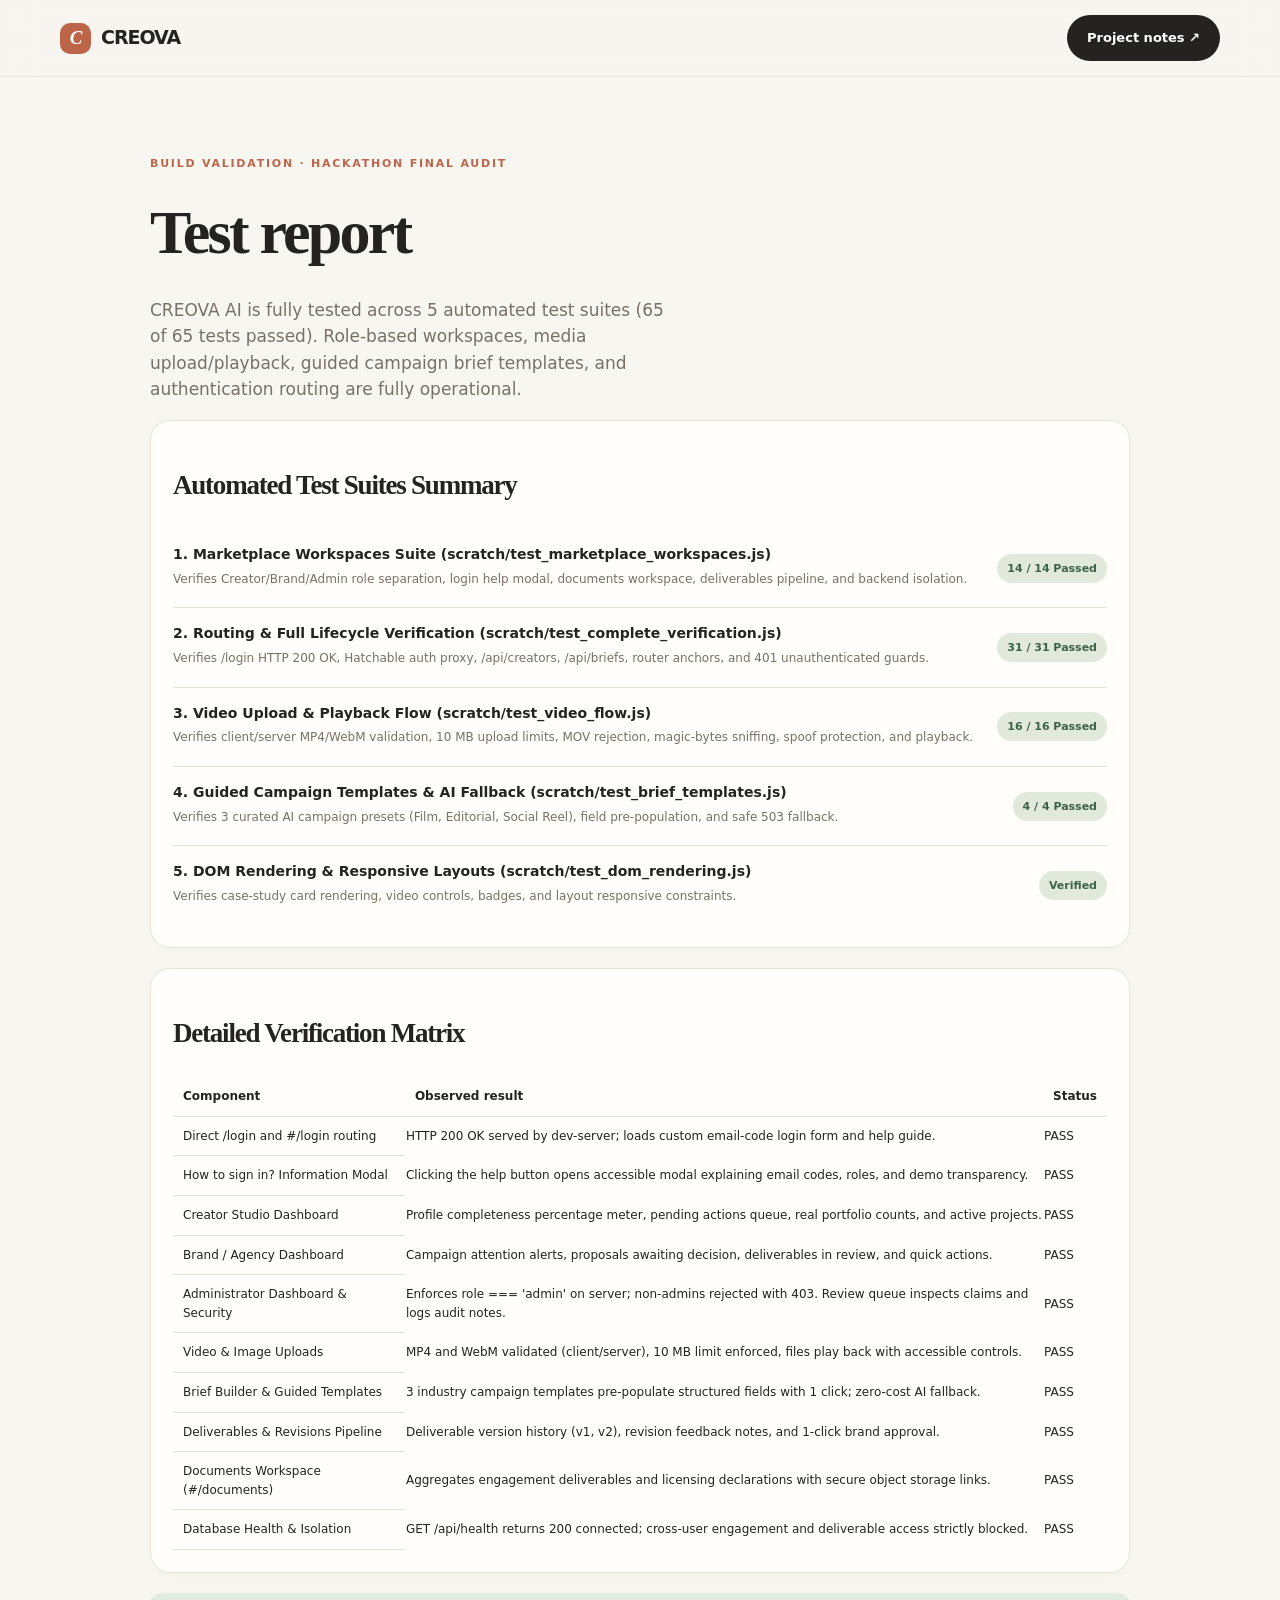
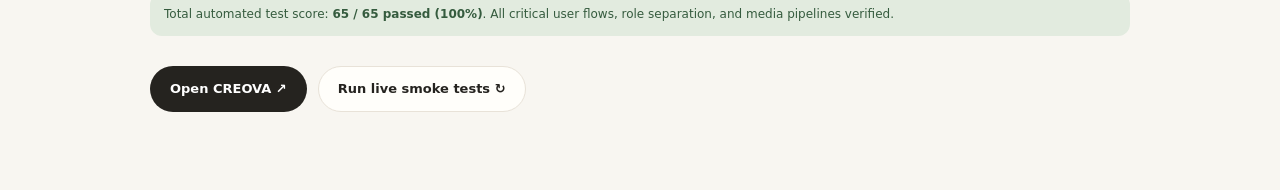
<file: test-report.html>
<!doctype html>
<html lang="en"><head><meta charset="utf-8"><meta name="viewport" content="width=device-width,initial-scale=1"><title>Test report — CREOVA AI Hackathon Readiness</title><link rel="stylesheet" href="/theme.css"></head>
<body><header class="header"><div class="container nav"><a class="wordmark" href="/"><span class="mark">C</span> CREOVA</a><a class="btn btn-primary" href="/project-notes.html">Project notes ↗</a></div></header>
<main class="container section" style="max-width:980px">
<div class="eyebrow">Build validation · Hackathon Final Audit</div><h1 class="serif" style="font-size:clamp(38px,6vw,62px);margin:12px 0">Test report</h1>
<p class="hero-copy">CREOVA AI is fully tested across 5 automated test suites (65 of 65 tests passed). Role-based workspaces, media upload/playback, guided campaign brief templates, and authentication routing are fully operational.</p>
<section class="panel"><h2 class="serif" style="font-size:27px">Automated Test Suites Summary</h2>
<div class="row-card"><div><h3>1. Marketplace Workspaces Suite (scratch/test_marketplace_workspaces.js)</h3><p>Verifies Creator/Brand/Admin role separation, login help modal, documents workspace, deliverables pipeline, and backend isolation.</p></div><span class="pill pill-green">14 / 14 Passed</span></div>
<div class="row-card"><div><h3>2. Routing & Full Lifecycle Verification (scratch/test_complete_verification.js)</h3><p>Verifies /login HTTP 200 OK, Hatchable auth proxy, /api/creators, /api/briefs, router anchors, and 401 unauthenticated guards.</p></div><span class="pill pill-green">31 / 31 Passed</span></div>
<div class="row-card"><div><h3>3. Video Upload & Playback Flow (scratch/test_video_flow.js)</h3><p>Verifies client/server MP4/WebM validation, 10 MB upload limits, MOV rejection, magic-bytes sniffing, spoof protection, and playback.</p></div><span class="pill pill-green">16 / 16 Passed</span></div>
<div class="row-card"><div><h3>4. Guided Campaign Templates & AI Fallback (scratch/test_brief_templates.js)</h3><p>Verifies 3 curated AI campaign presets (Film, Editorial, Social Reel), field pre-population, and safe 503 fallback.</p></div><span class="pill pill-green">4 / 4 Passed</span></div>
<div class="row-card"><div><h3>5. DOM Rendering & Responsive Layouts (scratch/test_dom_rendering.js)</h3><p>Verifies case-study card rendering, video controls, badges, and layout responsive constraints.</p></div><span class="pill pill-green">Verified</span></div>
</section>
<section class="panel"><h2 class="serif" style="font-size:27px">Detailed Verification Matrix</h2><div style="overflow:auto"><table style="width:100%;border-collapse:collapse;font-size:12px"><thead><tr><th style="text-align:left;border-bottom:1px solid var(--line);padding:10px">Component</th><th style="text-align:left;border-bottom:1px solid var(--line);padding:10px">Observed result</th><th style="text-align:left;border-bottom:1px solid var(--line);padding:10px">Status</th></tr></thead><tbody>
<tr><td style="padding:10px;border-bottom:1px solid var(--line)">Direct /login and #/login routing</td><td>HTTP 200 OK served by dev-server; loads custom email-code login form and help guide.</td><td>PASS</td></tr>
<tr><td style="padding:10px;border-bottom:1px solid var(--line)">How to sign in? Information Modal</td><td>Clicking the help button opens accessible modal explaining email codes, roles, and demo transparency.</td><td>PASS</td></tr>
<tr><td style="padding:10px;border-bottom:1px solid var(--line)">Creator Studio Dashboard</td><td>Profile completeness percentage meter, pending actions queue, real portfolio counts, and active projects.</td><td>PASS</td></tr>
<tr><td style="padding:10px;border-bottom:1px solid var(--line)">Brand / Agency Dashboard</td><td>Campaign attention alerts, proposals awaiting decision, deliverables in review, and quick actions.</td><td>PASS</td></tr>
<tr><td style="padding:10px;border-bottom:1px solid var(--line)">Administrator Dashboard & Security</td><td>Enforces role === 'admin' on server; non-admins rejected with 403. Review queue inspects claims and logs audit notes.</td><td>PASS</td></tr>
<tr><td style="padding:10px;border-bottom:1px solid var(--line)">Video & Image Uploads</td><td>MP4 and WebM validated (client/server), 10 MB limit enforced, files play back with accessible controls.</td><td>PASS</td></tr>
<tr><td style="padding:10px;border-bottom:1px solid var(--line)">Brief Builder & Guided Templates</td><td>3 industry campaign templates pre-populate structured fields with 1 click; zero-cost AI fallback.</td><td>PASS</td></tr>
<tr><td style="padding:10px;border-bottom:1px solid var(--line)">Deliverables & Revisions Pipeline</td><td>Deliverable version history (v1, v2), revision feedback notes, and 1-click brand approval.</td><td>PASS</td></tr>
<tr><td style="padding:10px;border-bottom:1px solid var(--line)">Documents Workspace (#/documents)</td><td>Aggregates engagement deliverables and licensing declarations with secure object storage links.</td><td>PASS</td></tr>
<tr><td style="padding:10px;border-bottom:1px solid var(--line)">Database Health & Isolation</td><td>GET /api/health returns 200 connected; cross-user engagement and deliverable access strictly blocked.</td><td>PASS</td></tr>
</tbody></table></div></section>
<div class="notice success">Total automated test score: <strong>65 / 65 passed (100%)</strong>. All critical user flows, role separation, and media pipelines verified.</div>
<div class="hero-actions"><a class="btn btn-primary" href="/">Open CREOVA ↗</a><a class="btn btn-soft" href="/smoke-tests.html">Run live smoke tests ↻</a></div>
</main></body></html>
</file>
<file: theme.css>
:root{--paper:#f8f6f1;--surface:#fffefa;--ink:#25231f;--muted:#777168;--line:#e8e2d8;--accent:#bd6549;--accent-dark:#95452f;--sage:#dce3d5;--sand:#eee4d5;--radius:20px;--shadow:0 16px 50px rgba(47,37,26,.08)}*{box-sizing:border-box}html{scroll-behavior:smooth}body{margin:0;background:var(--paper);color:var(--ink);font-family:Inter,ui-sans-serif,system-ui,-apple-system,BlinkMacSystemFont,"Segoe UI",sans-serif;font-size:15px;line-height:1.55}button,input,textarea,select{font:inherit}button,a{transition:all .2s ease}a{color:inherit;text-decoration:none}button{cursor:pointer}button:focus-visible,a:focus-visible,input:focus-visible,textarea:focus-visible,select:focus-visible{outline:3px solid #d7a18e;outline-offset:2px}.serif{font-family:Georgia,"Times New Roman",serif;letter-spacing:-.045em}.muted{color:var(--muted)}.eyebrow{text-transform:uppercase;font-size:11px;letter-spacing:.16em;font-weight:800;color:var(--accent)}.container{width:min(1160px,calc(100% - 40px));margin-inline:auto}.btn{display:inline-flex;align-items:center;justify-content:center;gap:8px;border:1px solid transparent;border-radius:999px;padding:12px 19px;font-weight:750;font-size:13px}.btn-primary{background:var(--ink);color:#fff}.btn-primary:hover{background:var(--accent-dark);transform:translateY(-1px)}.btn-soft{border-color:var(--line);background:var(--surface)}.btn-soft:hover{border-color:#c9b8a5;background:#fff}.btn-accent{background:var(--accent);color:#fff}.btn-small{padding:8px 13px;font-size:12px}.header{position:sticky;top:0;z-index:20;background:rgba(248,246,241,.9);backdrop-filter:blur(16px);border-bottom:1px solid rgba(232,226,216,.8)}.nav{height:76px;display:flex;align-items:center;justify-content:space-between;gap:24px}.wordmark{display:flex;align-items:center;gap:10px;font-size:19px;font-weight:900;letter-spacing:-.055em}.mark{display:grid;place-items:center;width:31px;height:31px;background:var(--accent);color:white;border-radius:10px;font-family:Georgia,serif;font-style:italic;font-size:19px}.nav-links{display:flex;align-items:center;gap:26px;font-size:13px;color:#625e56}.nav-links a:hover{color:var(--accent)}.nav-actions{display:flex;gap:9px;align-items:center}.pill{display:inline-flex;align-items:center;gap:6px;border-radius:99px;padding:6px 10px;font-size:11px;font-weight:800;background:#eee9df;color:#6f6559}.pill-green{background:#e0e9dc;color:#3d6245}.pill-terracotta{background:#f1dfd7;color:#95452f}.hero{padding:78px 0 66px;overflow:hidden;position:relative}.hero-grid{display:grid;grid-template-columns:1.02fr .98fr;align-items:center;gap:62px}.hero h1{font-weight:500;line-height:.99;font-size:clamp(48px,6.2vw,78px);margin:18px 0 24px;max-width:620px}.hero h1 em{font-style:italic;color:var(--accent)}.hero-copy{font-size:17px;color:var(--muted);max-width:520px}.hero-actions{display:flex;gap:11px;margin-top:30px;flex-wrap:wrap}.hero-meta{display:flex;gap:24px;margin-top:31px;color:var(--muted);font-size:12px;flex-wrap:wrap}.hero-art{min-height:480px;position:relative;background:var(--sand);border-radius:34px;overflow:hidden;padding:30px;background-image:radial-gradient(ellipse at 75% 22%,#fdf8ed 0 12%,transparent 12.5%),linear-gradient(135deg,#d8a28a,#e9d8c7 48%,#cbd3c1)}.art-top{display:flex;justify-content:space-between;position:relative;z-index:2}.art-label{font-size:10px;letter-spacing:.13em;text-transform:uppercase;font-weight:800;color:#4b3e36}.art-orb{position:absolute;width:300px;height:300px;border-radius:50%;background:radial-gradient(circle at 34% 30%,#fff9e9,#bd6b50 55%,#8b4b3a);top:91px;left:calc(50% - 150px);box-shadow:0 25px 60px #8e60404c;animation:float 7s ease-in-out infinite}.art-orb:after{content:"";position:absolute;width:140px;height:210px;background:linear-gradient(130deg,#f7e8cb,#9b725b);border-radius:50% 50% 40% 45%;top:30px;left:83px;transform:rotate(-26deg);opacity:.7;filter:blur(1px)}.art-caption{position:absolute;bottom:28px;left:28px;right:28px;display:flex;justify-content:space-between;align-items:end;z-index:3}.art-caption strong{display:block;font:italic 28px Georgia,serif}.art-caption span{font-size:11px;color:#4b3e36}.float-card{position:absolute;background:#fffcf5ed;border:1px solid #ffffffa3;border-radius:16px;padding:14px 16px;box-shadow:var(--shadow);z-index:4;backdrop-filter:blur(14px)}.float-card small{display:block;color:var(--muted);font-size:10px}.float-card strong{font-size:13px}.float-one{left:-10px;top:135px}.float-two{right:-10px;bottom:126px}.section{padding:78px 0}.section-head{display:flex;justify-content:space-between;align-items:end;gap:22px;margin-bottom:28px}.section-head h2{font:500 clamp(31px,4vw,45px)/1.05 Georgia,serif;letter-spacing:-.04em;margin:9px 0 0}.section-head p{max-width:410px;color:var(--muted);font-size:13px;margin:0}.stats-row{display:grid;grid-template-columns:repeat(3,1fr);gap:15px;margin-top:38px}.stat{border-top:1px solid var(--line);padding-top:18px}.stat strong{display:block;font:500 28px Georgia,serif}.stat span{font-size:12px;color:var(--muted)}.creator-grid{display:grid;grid-template-columns:repeat(3,1fr);gap:18px}.creator-card,.panel,.form-card,.brief-card{background:var(--surface);border:1px solid var(--line);border-radius:var(--radius);box-shadow:0 3px 20px #31251a04}.creator-card{padding:20px;display:flex;flex-direction:column;min-height:300px}.creator-top{display:flex;gap:13px;align-items:center}.avatar{width:48px;height:48px;border-radius:16px;background:var(--sage);display:grid;place-items:center;font:italic 23px Georgia,serif;color:#4d604b;flex:none;overflow:hidden}.avatar img{width:100%;height:100%;object-fit:cover}.creator-card h3{font-size:15px;margin:0}.creator-card .sub{font-size:12px;color:var(--muted);margin-top:3px}.creator-card p{font-size:13px;color:#625e56;flex:1}.tags{display:flex;gap:6px;flex-wrap:wrap;margin:12px 0 17px}.tag{font-size:10px;font-weight:750;border:1px solid var(--line);border-radius:99px;padding:5px 8px;color:#665f55}.card-foot{display:flex;align-items:center;justify-content:space-between;gap:12px;border-top:1px solid var(--line);padding-top:15px;font-size:12px}.price{font-weight:850}.section-tint{background:#f0ece4}.steps{display:grid;grid-template-columns:repeat(3,1fr);gap:18px}.step{padding:24px;border-top:1px solid #cfc4b7}.step-num{font:italic 30px Georgia,serif;color:var(--accent)}.step h3{margin:10px 0;font-size:18px}.step p{font-size:13px;color:var(--muted);margin:0}.cta{background:var(--ink);color:#fff;border-radius:28px;padding:43px;display:flex;justify-content:space-between;align-items:center;gap:28px}.cta h2{font:500 clamp(28px,4vw,43px)/1.08 Georgia,serif;letter-spacing:-.04em;margin:8px 0}.cta p{color:#cbc5bb;margin:0;font-size:13px}.cta .btn{background:#fff;color:var(--ink)}.footer{padding:34px 0 42px;border-top:1px solid var(--line);margin-top:60px}.footer-inner{display:flex;justify-content:space-between;gap:24px;color:var(--muted);font-size:12px;flex-wrap:wrap}.app-layout{display:grid;grid-template-columns:220px minmax(0,1fr);gap:30px;padding:36px 0 80px}.sidebar{border-right:1px solid var(--line);padding-right:24px}.side-link{display:flex;align-items:center;gap:10px;padding:11px 12px;border-radius:10px;font-size:13px;color:#6e685f;margin:4px 0}.side-link.active,.side-link:hover{background:#eee6db;color:var(--ink);font-weight:800}.side-group{font-size:10px;letter-spacing:.13em;text-transform:uppercase;color:#9a9286;font-weight:800;margin:23px 12px 8px}.dash-title{display:flex;justify-content:space-between;align-items:start;gap:16px;flex-wrap:wrap;margin-bottom:24px}.dash-title h1{font:500 36px Georgia,serif;letter-spacing:-.04em;margin:0}.dash-title p{margin:5px 0 0;color:var(--muted);font-size:13px}.dashboard-stats{display:grid;grid-template-columns:repeat(3,1fr);gap:13px;margin-bottom:24px}.metric{padding:18px;border-radius:16px;background:var(--surface);border:1px solid var(--line)}.metric span{font-size:11px;color:var(--muted)}.metric strong{display:block;font:500 27px Georgia,serif;margin:7px 0}.metric small{font-size:10px;color:#82796d}.panel{padding:22px;margin-bottom:20px}.panel-head{display:flex;align-items:center;justify-content:space-between;gap:15px;margin-bottom:17px}.panel-head h2{font:500 22px Georgia,serif;margin:0}.panel-head p{font-size:12px;color:var(--muted);margin:4px 0 0}.form-grid{display:grid;grid-template-columns:repeat(2,minmax(0,1fr));gap:15px}.field{display:flex;flex-direction:column;gap:6px}.field.full{grid-column:1/-1}.field label{font-size:11px;font-weight:800;color:#655f56}.field input,.field textarea,.field select,.search-input{border:1px solid #ded7cd;border-radius:11px;background:#fffefa;padding:11px 12px;color:var(--ink);width:100%;min-width:0}.field textarea{min-height:100px;resize:vertical}.field input::placeholder,.field textarea::placeholder{color:#aaa195}.field-hint{font-size:10px;color:var(--muted)}.form-actions{display:flex;gap:10px;justify-content:flex-end;margin-top:18px;flex-wrap:wrap}.notice{padding:12px 14px;border-radius:12px;background:#f1e5da;color:#7c4a38;font-size:12px;margin:12px 0}.notice.success{background:#e2ebdf;color:#355b3e}.notice.error{background:#f5dfda;color:#8c3028}.toolbar{display:flex;gap:10px;flex-wrap:wrap;margin-bottom:18px}.toolbar>*{flex:1;min-width:145px}.row-card{display:flex;justify-content:space-between;align-items:center;gap:18px;padding:15px 0;border-bottom:1px solid var(--line)}.row-card:last-child{border-bottom:0}.row-card h3{margin:0;font-size:14px}.row-card p{font-size:12px;color:var(--muted);margin:4px 0}.status{display:inline-flex;border-radius:99px;padding:5px 9px;background:#eee9df;font-size:10px;font-weight:850;text-transform:capitalize}.status.published,.status.approved,.status.accepted,.status.verified{background:#dfe9dc;color:#3d6043}.status.draft,.status.submitted,.status.evidence_submitted{background:#f4e6d6;color:#835629}.status.closed,.status.declined,.status.rejected,.status.cancelled{background:#f2dfdb;color:#8e4235}.profile-hero{display:flex;gap:20px;align-items:center;padding:24px;background:linear-gradient(125deg,#e7d6c8,#e8e9de);border-radius:20px;margin-bottom:22px}.profile-hero .avatar{width:76px;height:76px;font-size:34px;background:#fff9}.profile-hero h2{font:500 28px Georgia,serif;margin:0}.profile-hero p{margin:4px 0;color:#5b564e;font-size:13px}.filters{display:grid;grid-template-columns:repeat(4,1fr);gap:10px;margin-bottom:16px}.filters .field input,.filters .field select{font-size:12px;padding:10px}.portfolio-grid{display:grid;grid-template-columns:repeat(3,1fr);gap:14px}.portfolio-art{aspect-ratio:4/3;border-radius:13px;background:linear-gradient(130deg,#e6c6b6,#e9decb 52%,#c5d2bd);display:grid;place-items:center;font:italic 28px Georgia,serif;color:#73564a;overflow:hidden}.portfolio-art img,.portfolio-art video{width:100%;height:100%;object-fit:cover}.portfolio-item{border:1px solid var(--line);border-radius:16px;padding:12px;background:#fffefa}.portfolio-item h3{font-size:13px;margin:12px 0 4px}.portfolio-item p{font-size:11px;color:var(--muted);margin:0}.empty{padding:34px;text-align:center;color:var(--muted);font-size:13px;border:1px dashed #d7cfc4;border-radius:15px}.toast{position:fixed;right:20px;bottom:20px;max-width:360px;padding:14px 18px;border-radius:14px;background:var(--ink);color:white;box-shadow:var(--shadow);z-index:100;font-size:13px}.modal-backdrop{position:fixed;inset:0;background:#201b17a3;z-index:90;display:grid;place-items:center;padding:20px}.modal{background:var(--surface);width:min(640px,100%);max-height:90vh;overflow:auto;border-radius:23px;padding:25px;box-shadow:var(--shadow)}.modal h2{font:500 27px Georgia,serif;margin:0 0 16px}.modal-close{float:right;border:0;background:#eee8df;border-radius:99px;width:33px;height:33px}.loading{padding:30px;text-align:center;color:var(--muted)}.mobile-menu{display:none}@keyframes float{0%,100%{transform:translateY(0) rotate(-5deg)}50%{transform:translateY(-13px) rotate(2deg)}}@media(max-width:900px){.nav-links{display:none}.hero-grid{grid-template-columns:1fr;gap:38px}.hero-art{max-width:600px;width:100%;margin:auto}.creator-grid{grid-template-columns:repeat(2,1fr)}.app-layout{grid-template-columns:1fr}.sidebar{border-right:0;border-bottom:1px solid var(--line);padding:0 0 12px;display:flex;overflow:auto;gap:5px}.side-group{display:none}.side-link{white-space:nowrap}.portfolio-grid{grid-template-columns:repeat(2,1fr)}}.portfolio-placeholder{position:relative;isolation:isolate;width:100%;height:100%;min-height:180px;overflow:hidden;display:flex;flex-direction:column;align-items:flex-start;justify-content:flex-end;gap:8px;padding:20px;background:linear-gradient(135deg,#ead8c9 0%,#f3e8d8 52%,#cbd4c2);color:#39352e}.portfolio-placeholder:before{content:"";position:absolute;z-index:-1;width:180px;height:180px;border-radius:50%;right:-30px;top:-42px;background:radial-gradient(circle at 35% 30%,#fff8e9 0 8%,#c98568 42%,#9d5a46 72%,#784b40 100%);box-shadow:0 18px 35px #5a3c3026}.portfolio-placeholder:after{content:"";position:absolute;inset:12px;border:1px solid #ffffffa8;border-radius:10px;pointer-events:none}.portfolio-placeholder .placeholder-kicker{font-size:9px;letter-spacing:.16em;font-weight:900;text-transform:uppercase;color:#85503f;z-index:1}.portfolio-placeholder strong{font:italic 24px/1.05 Georgia,serif;letter-spacing:-.04em;max-width:85%;z-index:1}.portfolio-placeholder small{font-size:10px;color:#65584d;max-width:85%;z-index:1}.portfolio-placeholder .placeholder-orbit{position:absolute;right:22px;bottom:22px;font-size:30px;color:#fff5dc;z-index:1}.portfolio-placeholder-brand-identity{background:linear-gradient(135deg,#f1d9cb,#e9c0aa 45%,#f6e8d9)}.portfolio-placeholder-brand-identity:before{background:radial-gradient(circle at 35% 30%,#fff2db 0 8%,#c77a5d 42%,#8d4c3b 76%,#593b32 100%);width:150px;height:150px;top:-15px;right:-18px}.portfolio-placeholder-ui-ux-design{background:linear-gradient(135deg,#dfe6dc,#f1e9dc 52%,#d5c6b5)}.portfolio-placeholder-ui-ux-design:before{background:radial-gradient(circle at 35% 30%,#fffaf0 0 8%,#9eae96 42%,#657c68 76%,#485b4a 100%)}.portfolio-placeholder-web-design{background:linear-gradient(135deg,#f0e2d1,#ead2c4 48%,#c8d3c2)}.portfolio-placeholder-web-design:before{background:radial-gradient(circle at 35% 30%,#fff8e7 0 8%,#d29a77 42%,#9c6b55 76%,#664a40 100%)}/* CREOVA creator motion showcase */
.creator-stage{position:relative;isolation:isolate;min-height:500px;border-radius:32px;overflow:hidden;padding:25px;background:linear-gradient(145deg,#ead7c7 0%,#f4e9da 43%,#d8e0d1 100%);box-shadow:0 24px 70px rgba(86,62,45,.12);border:1px solid rgba(255,255,255,.65)}
.creator-stage:before{content:"";position:absolute;inset:0;z-index:-1;opacity:.28;background-image:radial-gradient(#9c725b 0.7px,transparent .7px);background-size:17px 17px;mask-image:linear-gradient(135deg,#000,transparent 72%)}
.stage-topline,.stage-bottomline{position:absolute;left:25px;right:25px;display:flex;justify-content:space-between;align-items:center;gap:12px;color:#68574b;font-size:9px;font-weight:850;letter-spacing:.13em;z-index:5}
.stage-topline{top:24px}.stage-bottomline{bottom:22px}
.stage-live{display:flex;align-items:center;gap:6px}.stage-live i,.motion-online{width:7px;height:7px;border-radius:50%;background:#658768;box-shadow:0 0 0 4px #65876822;display:inline-block}
.stage-index{font:italic 14px Georgia,serif;letter-spacing:0}
.stage-halo{position:absolute;left:50%;top:50%;border:1px solid #fff9;border-radius:50%;transform:translate(-50%,-50%);pointer-events:none}
.stage-halo-one{width:285px;height:285px;animation:halo-turn 24s linear infinite}
.stage-halo-two{width:365px;height:365px;border-style:dashed;border-color:#9d765c55;animation:halo-turn 34s linear infinite reverse}
.stage-sun{position:absolute;width:235px;height:235px;left:50%;top:50%;transform:translate(-50%,-50%);border-radius:50%;background:radial-gradient(circle at 32% 28%,#fff9e8 0 5%,#e6bda0 30%,#bf7b60 62%,#8b5a49 100%);box-shadow:0 22px 55px #8b5a4933;animation:sun-breathe 7s ease-in-out infinite}
.stage-core{position:absolute;left:50%;top:50%;transform:translate(-50%,-50%);width:210px;min-height:180px;display:flex;flex-direction:column;align-items:center;justify-content:center;text-align:center;z-index:2;pointer-events:none}
.stage-core-mark{display:grid;place-items:center;width:31px;height:31px;background:#fff8ed;color:#9a5b45;border-radius:11px;font:italic 20px Georgia,serif;box-shadow:0 4px 14px #573a2920;margin-bottom:9px}
.stage-core-kicker{font-size:8px;font-weight:900;letter-spacing:.14em;color:#fff7e9}
.stage-core strong{font:500 29px/.98 Georgia,serif;color:#fffaf0;letter-spacing:-.04em;text-shadow:0 2px 12px #5d382a3d;margin-top:8px}
.stage-core strong em{font-weight:500;color:#ffe3cb}
.stage-core-foot{font-size:9px;color:#fff4e6;margin-top:12px;letter-spacing:.04em}
.creator-float-card{position:absolute;z-index:4;display:flex;align-items:center;gap:10px;width:min(250px,54%);padding:12px;border:1px solid #fffdf0d9;border-radius:17px;background:rgba(255,253,247,.88);box-shadow:0 15px 40px #5d473020;backdrop-filter:blur(13px);animation:creator-card-drift 6s ease-in-out infinite;animation-delay:var(--card-delay,0s);transition:box-shadow .25s,transform .25s}
.creator-float-card:hover{animation-play-state:paused;box-shadow:0 22px 45px #5d47302b;transform:translateY(-5px) scale(1.025)}
.creator-float-1{left:4%;top:92px}.creator-float-2{right:3%;top:205px}.creator-float-3{left:12%;bottom:72px}
.motion-person{position:relative;flex:0 0 44px;width:44px;height:44px;border-radius:14px;overflow:hidden;display:grid;place-items:center;background:linear-gradient(135deg,#d8b29a,#8eaa91);color:#fff;font:italic 19px Georgia,serif}
.motion-person img{width:100%;height:100%;object-fit:cover}
.motion-online{position:absolute;right:1px;bottom:1px;border:2px solid #fffaf2;width:10px;height:10px}
.motion-person-copy{min-width:0;flex:1}
.motion-person-copy strong{display:block;white-space:nowrap;overflow:hidden;text-overflow:ellipsis;font-size:11px;color:#302a25}
.motion-person-copy>span{display:block;white-space:nowrap;overflow:hidden;text-overflow:ellipsis;font-size:9px;color:#817468;margin-top:2px}
.motion-tags{display:flex;gap:4px;flex-wrap:wrap;margin-top:6px}
.motion-tags i{font-style:normal;border-radius:99px;background:#eee6db;color:#68574b;padding:3px 6px;font-size:8px;font-weight:800}
.motion-spark{position:absolute;right:9px;top:6px;color:#b9694f;font-size:12px;animation:spark-pulse 3s ease-in-out infinite}
.hero-grid>div:first-child{animation:hero-copy-enter .8s cubic-bezier(.2,.7,.2,1) both}
.creator-stage{animation:stage-enter .9s cubic-bezier(.2,.7,.2,1) .08s both}
.reveal-on-scroll{opacity:0;transform:translateY(18px);transition:opacity .65s ease,transform .65s cubic-bezier(.2,.7,.2,1);transition-delay:var(--reveal-delay,0ms)}
.reveal-on-scroll.is-visible{opacity:1;transform:translateY(0)}
.creator-card{transition:transform .3s ease,box-shadow .3s ease,border-color .3s ease}
.creator-card:hover{transform:translateY(-6px);box-shadow:0 18px 38px rgba(47,37,26,.09);border-color:#d9b9a6}
@keyframes creator-card-drift{0%,100%{translate:0 0}50%{translate:0 -9px}}
@keyframes halo-turn{to{rotate:360deg}}
@keyframes sun-breathe{0%,100%{scale:1}50%{scale:1.045}}
@keyframes spark-pulse{0%,100%{rotate:0deg;scale:1;opacity:.8}50%{rotate:24deg;scale:1.2;opacity:1}}
@keyframes hero-copy-enter{from{opacity:0;transform:translateY(18px)}to{opacity:1;transform:translateY(0)}}
@keyframes stage-enter{from{opacity:0;transform:translateY(16px) scale(.98)}to{opacity:1;transform:translateY(0) scale(1)}}
@media(max-width:900px){.creator-stage{max-width:600px;width:100%;margin:auto}.creator-float-1{left:3%;top:82px}.creator-float-2{right:2%;top:190px}.creator-float-3{left:8%;bottom:65px}}
@media(max-width:600px){.creator-stage{min-height:420px;border-radius:25px;padding:18px}.stage-topline,.stage-bottomline{left:17px;right:17px;font-size:7px}.stage-topline{top:17px}.stage-bottomline{bottom:15px}.stage-halo-one{width:230px;height:230px}.stage-halo-two{width:300px;height:300px}.stage-sun{width:190px;height:190px}.stage-core{width:170px;min-height:150px}.stage-core strong{font-size:25px}.stage-core-foot{font-size:8px}.creator-float-card{width:min(226px,70%);padding:9px;gap:8px;border-radius:14px}.motion-person{width:37px;height:37px;flex-basis:37px;border-radius:12px}.motion-person-copy strong{font-size:10px}.motion-person-copy>span{font-size:8px}.motion-tags i{font-size:7px}.creator-float-1{left:2%;top:69px}.creator-float-2{right:2%;top:174px}.creator-float-3{left:7%;bottom:54px}}
@media(prefers-reduced-motion:reduce){html{scroll-behavior:auto}*,*:before,*:after{animation-duration:.01ms!important;animation-iteration-count:1!important;transition-duration:.01ms!important;scroll-behavior:auto!important}.reveal-on-scroll{opacity:1;transform:none}}
@media(max-width:600px){.container{width:calc(100% - 28px)}.nav{height:66px}.nav-actions .btn-soft{display:none}.hero{padding:49px 0 43px}.hero h1{font-size:49px}.hero-art{min-height:380px;padding:21px}.art-orb{width:235px;height:235px;left:calc(50% - 117px);top:80px}.art-orb:after{width:110px;height:165px;left:63px}.float-one{left:5px;top:105px}.float-two{right:5px;bottom:100px}.section{padding:54px 0}.creator-grid,.steps,.stats-row,.dashboard-stats{grid-template-columns:1fr}.section-head{align-items:start;flex-direction:column}.cta{padding:27px;align-items:start;flex-direction:column}.app-layout{padding-top:22px;gap:18px}.dash-title h1{font-size:30px}.form-grid,.filters{grid-template-columns:1fr}.field.full{grid-column:auto}.portfolio-grid{grid-template-columns:1fr 1fr}.profile-hero{align-items:start;flex-direction:column}.panel{padding:16px}.row-card{align-items:start}.row-card .btn{white-space:nowrap}.footer-inner{flex-direction:column;gap:10px}}

/* ==========================================================================
   CREOVA AI — Premium Case Study & Portfolio Styles
   ========================================================================== */
.case-study-list {
  display: flex;
  flex-direction: column;
  gap: 36px;
  margin-top: 24px;
}
.case-study-card {
  background: var(--surface);
  border: 1px solid var(--line);
  border-radius: 24px;
  overflow: hidden;
  box-shadow: 0 10px 35px rgba(47,37,26,0.06);
  transition: transform 0.25s ease, box-shadow 0.25s ease;
}
.case-study-card:hover {
  box-shadow: 0 20px 48px rgba(47,37,26,0.11);
}
.case-study-stage {
  position: relative;
  width: 100%;
  background: #14120f;
  overflow: hidden;
}
.case-study-media-wrap {
  position: relative;
  width: 100%;
  min-height: 380px;
  max-height: 560px;
  display: flex;
  justify-content: center;
  align-items: center;
  background: radial-gradient(circle at 50% 50%, #26231c 0%, #12100d 100%);
  overflow: hidden;
  cursor: zoom-in;
}
.case-study-img {
  width: 100%;
  max-height: 540px;
  object-fit: contain;
  display: block;
  transition: transform 0.35s ease;
}
.case-study-card:hover .case-study-img {
  transform: scale(1.015);
}
.case-study-video {
  width: 100%;
  max-height: 540px;
  object-fit: contain;
  display: block;
  background: #000;
}
.media-stage-overlay {
  position: absolute;
  top: 14px;
  left: 16px;
  right: 16px;
  display: flex;
  justify-content: space-between;
  align-items: center;
  z-index: 5;
  pointer-events: none;
}
.media-stage-overlay > * {
  pointer-events: auto;
}
.media-overlay-badge {
  font-size: 10px;
  font-weight: 800;
  letter-spacing: 0.08em;
  text-transform: uppercase;
  padding: 5px 11px;
  border-radius: 99px;
  background: rgba(18, 16, 13, 0.78);
  backdrop-filter: blur(8px);
  color: #f7f3ec;
  border: 1px solid rgba(255, 255, 255, 0.16);
}
.media-inspect-btn {
  display: inline-flex;
  align-items: center;
  gap: 6px;
  font-size: 11px;
  font-weight: 700;
  padding: 6px 14px;
  border-radius: 99px;
  background: rgba(255, 255, 255, 0.92);
  color: #2b2520;
  border: none;
  cursor: pointer;
  box-shadow: 0 4px 14px rgba(0,0,0,0.25);
  transition: transform 0.2s, background 0.2s;
}
.media-inspect-btn:hover {
  transform: translateY(-1px);
  background: #ffffff;
}
.media-fail-fallback {
  display: none;
  flex-direction: column;
  align-items: center;
  justify-content: center;
  padding: 44px 24px;
  min-height: 280px;
  background: #1c1a16;
  color: #eee7dc;
  text-align: center;
}
.media-fail-fallback strong {
  font-size: 15px;
  color: #fca78e;
  margin-bottom: 6px;
}
.media-fail-fallback p {
  font-size: 12px;
  color: #b5aba0;
  max-width: 480px;
  margin: 0;
  line-height: 1.5;
}
.case-study-stage.media-failed .case-study-media-wrap {
  display: none !important;
}
.case-study-stage.media-failed .media-fail-fallback {
  display: flex !important;
}
.case-study-concept-stage {
  position: relative;
  isolation: isolate;
  min-height: 280px;
  padding: 36px 34px;
  display: flex;
  flex-direction: column;
  justify-content: space-between;
  background: linear-gradient(135deg, #f2e3d7 0%, #f7ece2 50%, #dde6d8 100%);
  color: var(--ink);
  overflow: hidden;
}
.case-study-concept-stage:before {
  content: "";
  position: absolute;
  width: 250px;
  height: 250px;
  border-radius: 50%;
  top: -45px;
  right: -35px;
  background: radial-gradient(circle at 35% 30%, #fffbf2 0%, #d8967b 45%, #9b5a45 75%, #6f3f33 100%);
  box-shadow: 0 20px 45px rgba(95,60,45,0.22);
  z-index: 1;
}
.case-study-concept-stage:after {
  content: "";
  position: absolute;
  inset: 16px;
  border: 1px solid rgba(255,255,255,0.6);
  border-radius: 16px;
  pointer-events: none;
}
.concept-topline {
  position: relative;
  z-index: 2;
  display: flex;
  justify-content: space-between;
  align-items: center;
  gap: 12px;
  flex-wrap: wrap;
}
.concept-kicker {
  font-size: 10px;
  letter-spacing: 0.16em;
  font-weight: 850;
  text-transform: uppercase;
  color: var(--accent-dark);
}
.concept-tag-pending {
  background: rgba(219,84,47,0.12);
  color: #9c3b24;
  border: 1px solid rgba(219,84,47,0.25);
  font-size: 10px;
  font-weight: 750;
  padding: 4px 9px;
  border-radius: 99px;
}
.concept-project-num {
  display: block;
  font: 800 10px sans-serif;
  letter-spacing: 0.14em;
  text-transform: uppercase;
  color: var(--accent);
  margin-bottom: 6px;
}
.concept-headline {
  position: relative;
  z-index: 2;
  margin: 20px 0 16px;
  max-width: 84%;
}
.concept-headline strong {
  display: block;
  font: 500 clamp(24px, 3.5vw, 35px)/1.14 Georgia, serif;
  letter-spacing: -0.04em;
  color: #2b2520;
}
.concept-headline span {
  display: block;
  font-size: 13px;
  color: #6d6255;
  margin-top: 6px;
}
.concept-foot {
  position: relative;
  z-index: 2;
  display: flex;
  justify-content: space-between;
  align-items: center;
  gap: 10px;
  flex-wrap: wrap;
}
.concept-tag {
  font-size: 10px;
  font-weight: 750;
  padding: 5px 11px;
  border-radius: 99px;
  background: rgba(255,255,255,0.85);
  backdrop-filter: blur(8px);
  color: #554b40;
}
.concept-fixture-notice {
  font-size: 11px;
  color: #706354;
  font-style: italic;
}
.case-study-body {
  padding: 28px 34px 34px;
}
.case-study-meta-bar {
  display: flex;
  justify-content: space-between;
  align-items: center;
  gap: 12px;
  flex-wrap: wrap;
  margin-bottom: 12px;
}
.case-study-title {
  font: 500 clamp(22px, 2.8vw, 30px)/1.15 Georgia, serif;
  letter-spacing: -0.035em;
  margin: 0 0 10px;
  color: var(--ink);
}
.case-study-desc {
  font-size: 14px;
  line-height: 1.6;
  color: #544f46;
  margin: 0 0 20px;
}
.case-study-specs {
  display: grid;
  grid-template-columns: repeat(4, 1fr);
  gap: 14px;
  background: #f7f3ec;
  border: 1px solid var(--line);
  border-radius: 16px;
  padding: 16px 18px;
  margin-bottom: 18px;
}
.spec-block {
  display: flex;
  flex-direction: column;
  gap: 6px;
}
.spec-label {
  font-size: 10px;
  font-weight: 800;
  text-transform: uppercase;
  letter-spacing: 0.12em;
  color: var(--muted);
}
.spec-tags {
  display: flex;
  gap: 4px;
  flex-wrap: wrap;
}
.spec-tags .tag {
  background: #fffefa;
  border-color: #dfd8cd;
  font-size: 10px;
  padding: 4px 7px;
}
.workflow-box {
  margin-top: 18px;
  padding: 18px 20px;
  border: 1px solid var(--line);
  border-radius: 16px;
  background: #fffefa;
}
.workflow-head {
  display: flex;
  justify-content: space-between;
  align-items: center;
  margin-bottom: 14px;
  flex-wrap: wrap;
  gap: 8px;
}
.workflow-head strong {
  font-size: 11px;
  text-transform: uppercase;
  letter-spacing: 0.12em;
  font-weight: 800;
  color: #5c5347;
}
.workflow-steps {
  display: flex;
  gap: 8px;
  align-items: center;
  flex-wrap: wrap;
  list-style: none;
  padding: 0;
  margin: 0;
}
.workflow-step {
  display: inline-flex;
  align-items: center;
  gap: 8px;
  padding: 7px 13px;
  border-radius: 99px;
  background: #f4eee5;
  border: 1px solid #e5dcce;
  font-size: 11px;
  font-weight: 650;
  color: #3b352e;
}
.workflow-step-arrow {
  color: var(--accent);
  font-weight: bold;
  font-size: 13px;
  padding: 0 2px;
}
.workflow-num {
  font: italic 13px Georgia, serif;
  font-weight: 700;
  color: var(--accent);
}
.license-note {
  margin-top: 16px;
  padding: 14px 18px;
  border-radius: 14px;
  background: #f6efe6;
  border-left: 3px solid var(--accent);
  font-size: 12px;
  color: #63574b;
  line-height: 1.55;
}
.license-note strong {
  color: #3f362c;
}
.verified-claims-box {
  margin-top: 16px;
  padding: 14px 18px;
  background: #f0f6ee;
  border-radius: 14px;
  border: 1px solid #d4e5d0;
  font-size: 12px;
}
@media(max-width: 900px) {
  .case-study-specs {
    grid-template-columns: repeat(2, 1fr);
    gap: 12px;
  }
}
@media(max-width: 600px) {
  .case-study-media-wrap {
    min-height: 250px;
  }
  .case-study-body {
    padding: 18px 16px 20px;
  }
  .case-study-specs {
    grid-template-columns: 1fr;
    gap: 12px;
  }
  .case-study-concept-stage {
    min-height: 240px;
    padding: 24px 18px;
  }
  .concept-headline strong {
    font-size: 21px;
  }
}

/* ==========================================================================
   Video Upload Feedback, Progress Bar, and Playback Enhancements
   ========================================================================== */
.media-file-info {
  display: flex;
  align-items: center;
  gap: 10px;
  padding: 10px 14px;
  background: #f7f3ec;
  border: 1px solid var(--line);
  border-radius: 12px;
  font-size: 12px;
  color: var(--ink);
  margin-top: 10px;
  flex-wrap: wrap;
}
.media-file-info .file-pill {
  font-weight: 750;
  text-transform: uppercase;
  font-size: 10px;
  letter-spacing: 0.06em;
  padding: 4px 9px;
  border-radius: 99px;
  background: var(--accent);
  color: #fff;
}
.upload-progress-wrap {
  margin-top: 10px;
  background: #fdfbf7;
  padding: 12px 14px;
  border-radius: 12px;
  border: 1px solid var(--line);
}
.upload-progress-bar {
  width: 100%;
  height: 8px;
  background: #eee6db;
  border-radius: 99px;
  overflow: hidden;
  position: relative;
}
.upload-progress-fill {
  height: 100%;
  width: 0%;
  background: linear-gradient(90deg, var(--accent) 0%, #e07a5f 100%);
  border-radius: 99px;
  transition: width 0.15s ease-out;
}
.upload-progress-label {
  display: flex;
  justify-content: space-between;
  align-items: center;
  font-size: 11px;
  color: var(--muted);
  margin-top: 6px;
  font-weight: 650;
}
.current-media-preview {
  margin-top: 12px;
  padding: 14px;
  border-radius: 14px;
  background: #f5efe6;
  border: 1px solid #dfd5c7;
}
.current-media-preview-title {
  font-size: 11px;
  font-weight: 750;
  text-transform: uppercase;
  letter-spacing: 0.08em;
  color: #5c5144;
  margin-bottom: 8px;
}
.current-media-preview video,
.current-media-preview img {
  max-height: 180px;
  max-width: 100%;
  border-radius: 10px;
  display: block;
  background: #000;
}
.case-study-media-wrap.is-video-wrap {
  cursor: default;
}
.case-study-media-wrap.is-video-wrap video {
  position: relative;
  z-index: 2;
}
.media-failed-badge {
  font-size: 11px;
  color: #a8442c;
  background: #fcebe6;
  padding: 6px 12px;
  border-radius: 8px;
  border: 1px solid #f6cfc4;
}
</file>
